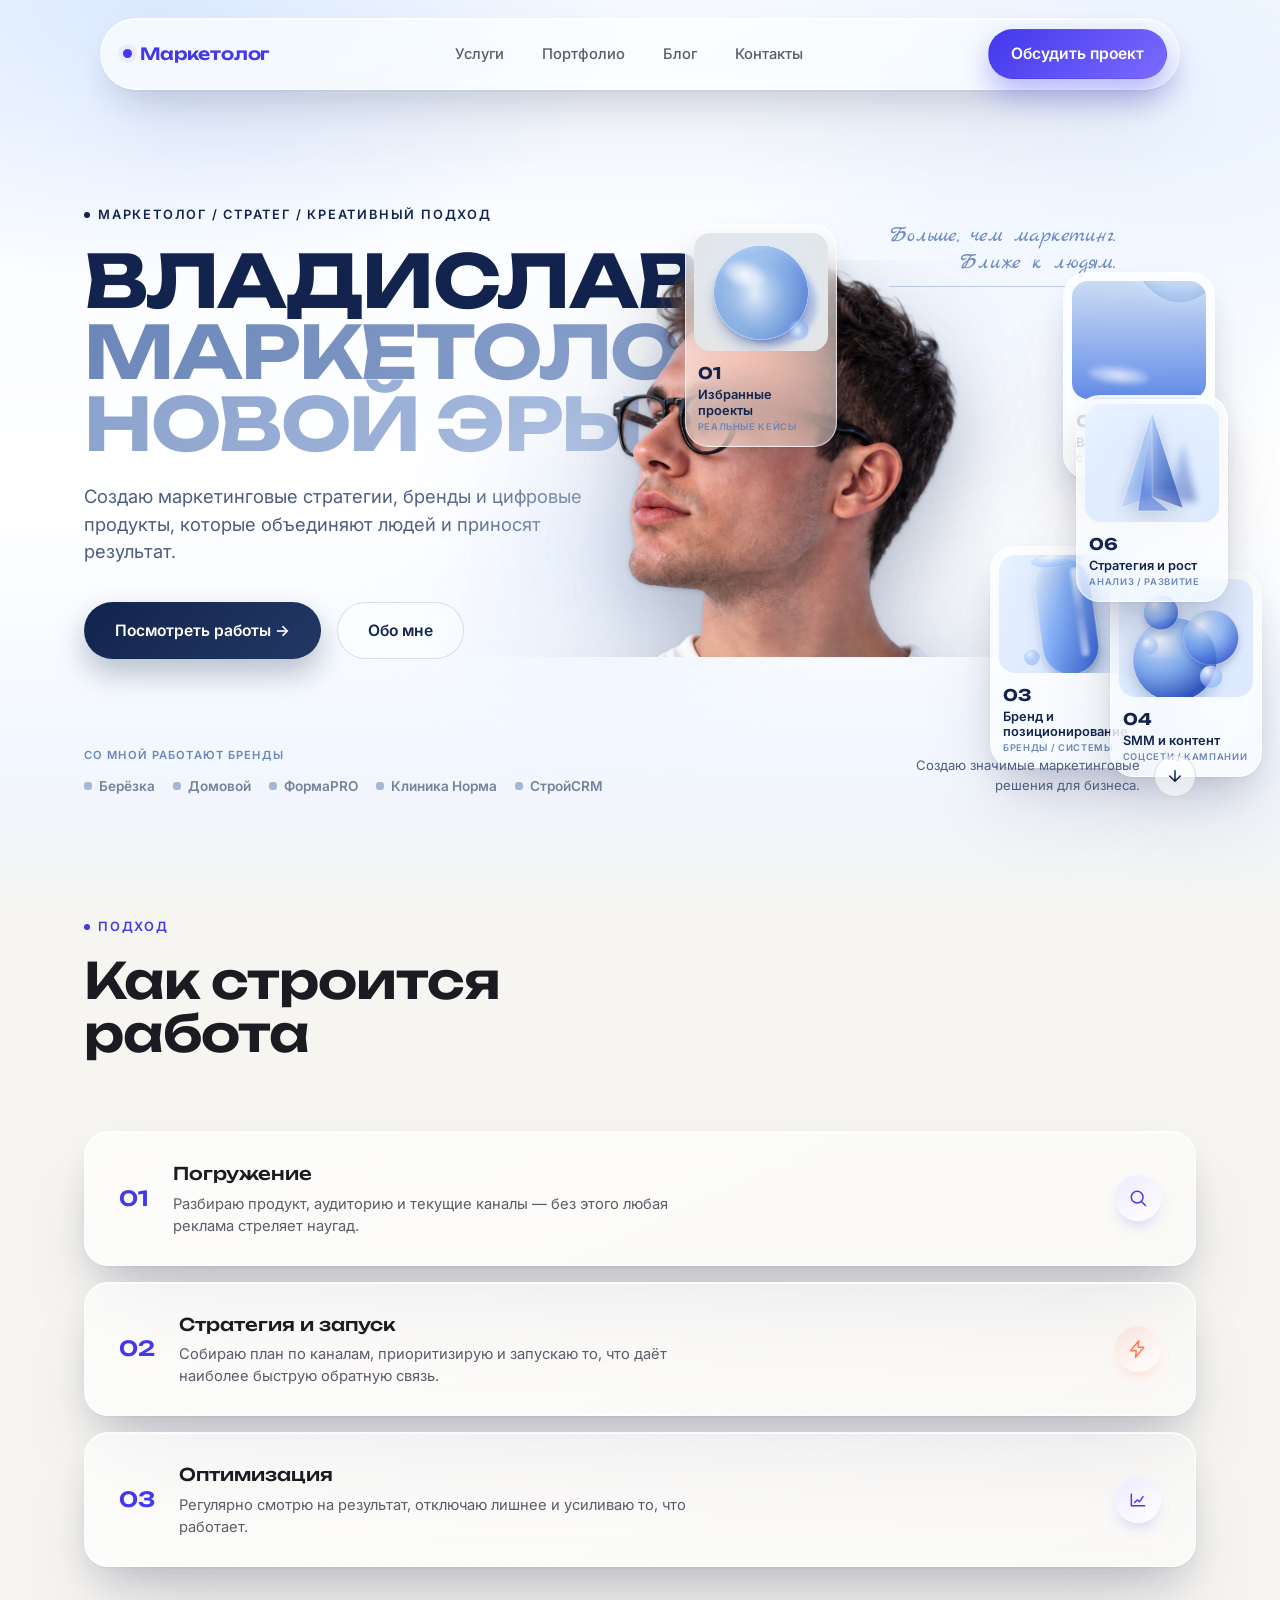
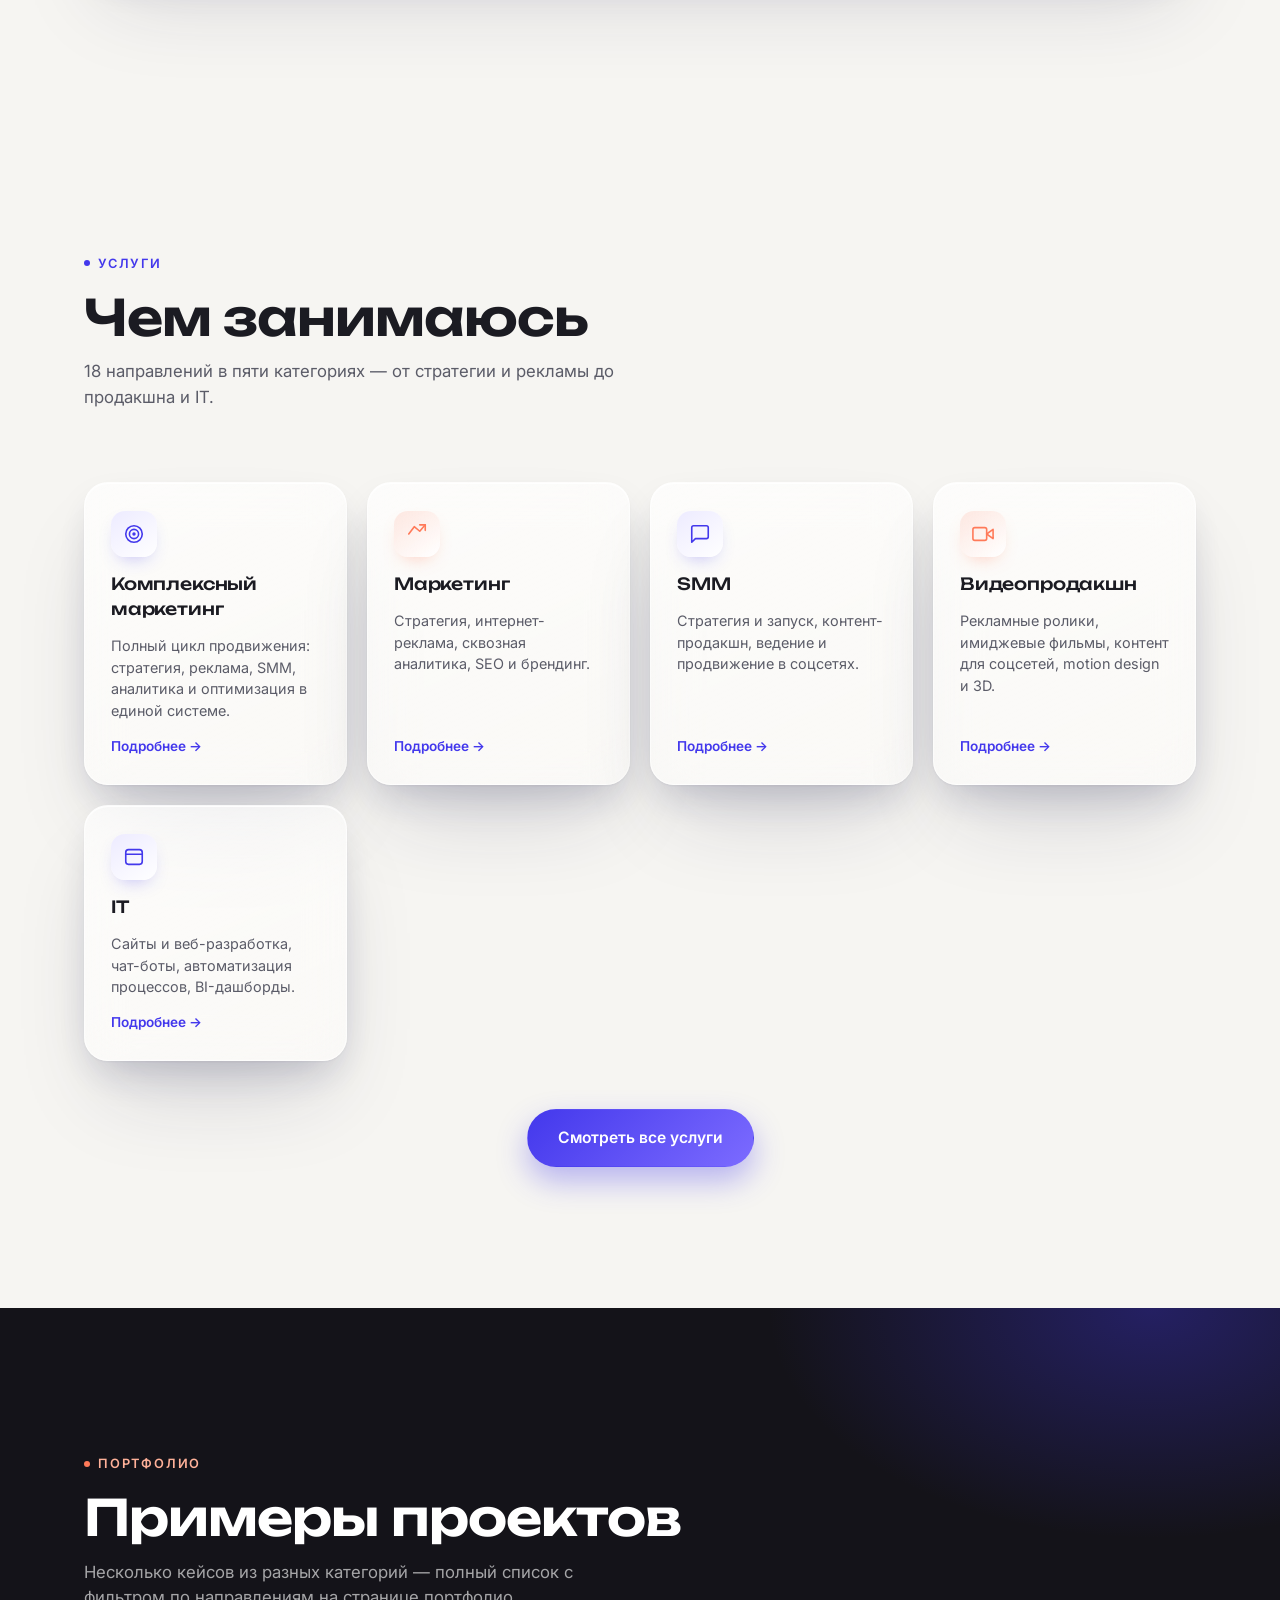
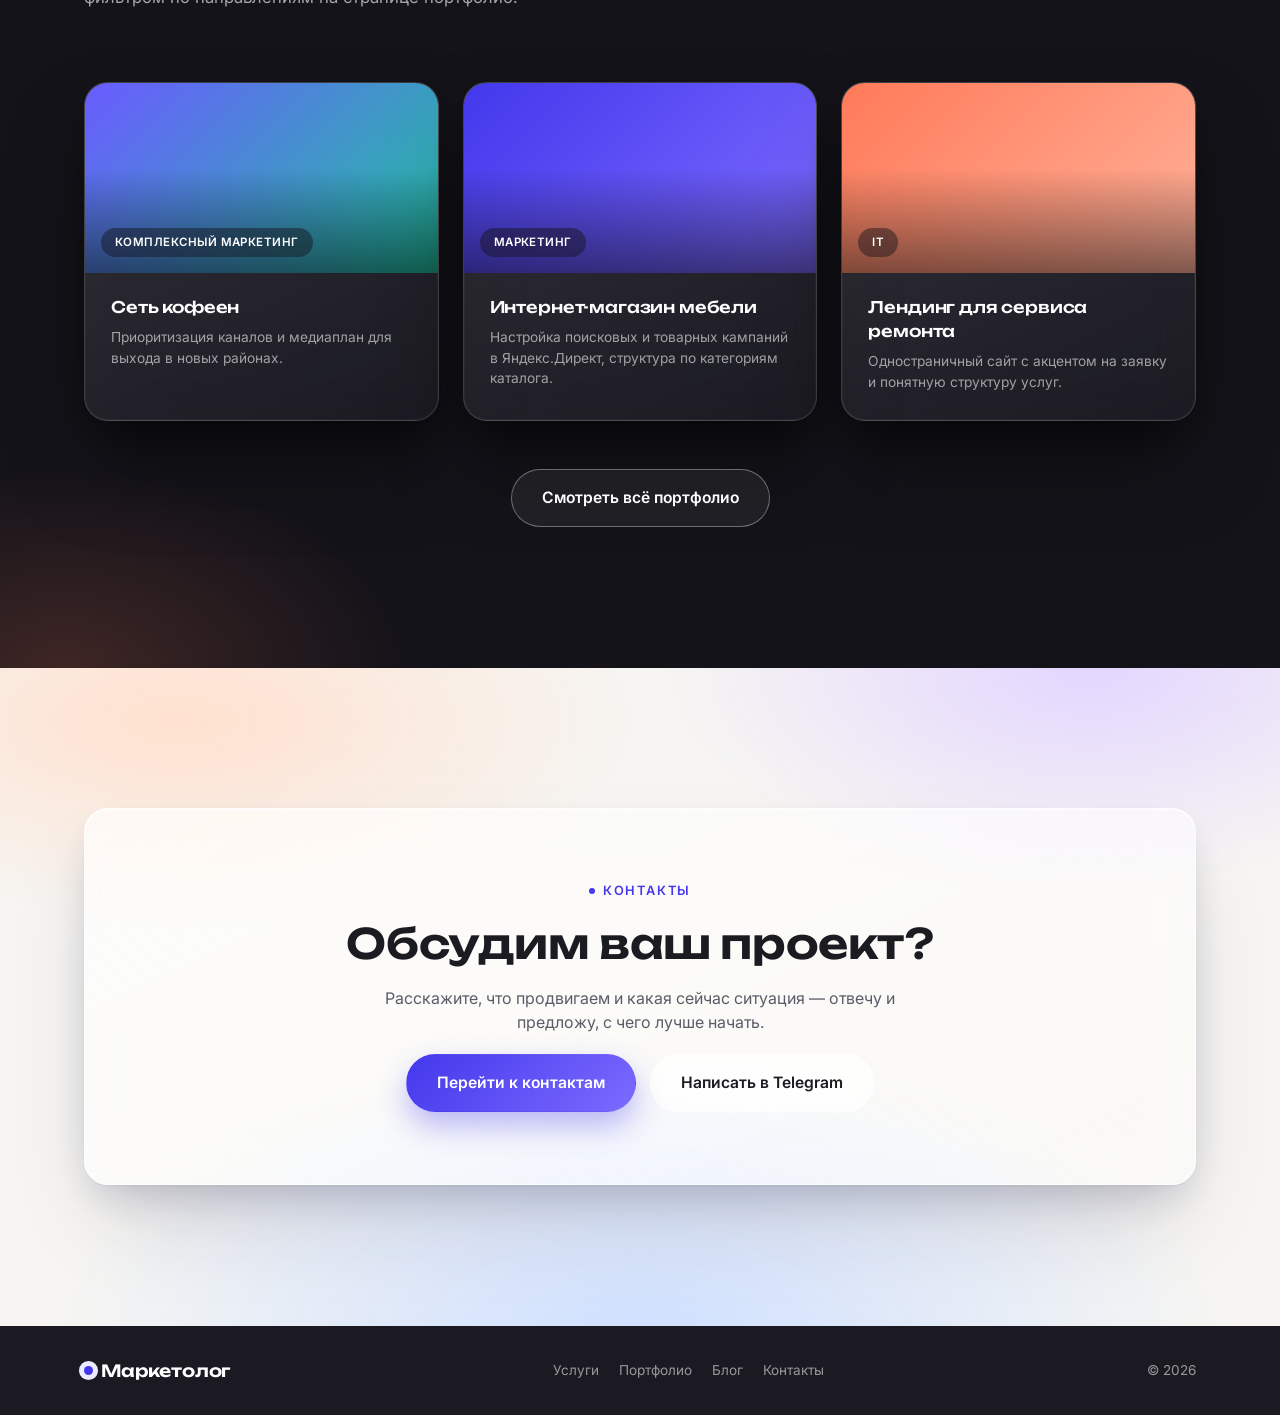
<file: index.html>
<!DOCTYPE html>
<html lang="ru">
<head>
<meta charset="UTF-8">
<meta name="viewport" content="width=device-width, initial-scale=1.0">
<title>Маркетолог — комплексный маркетинг, реклама, SMM, видео, IT</title>
<meta name="description" content="Портфолио маркетолога: комплексное маркетинговое сопровождение, реклама и SEO, SMM, видеопродакшн и IT-решения — веду полный цикл продвижения бизнеса.">
<link rel="preconnect" href="https://fonts.googleapis.com">
<link rel="preconnect" href="https://fonts.gstatic.com" crossorigin>
<link href="https://fonts.googleapis.com/css2?family=Unbounded:wght@500;600;700&family=Inter:wght@400;500;600;700&family=Marck+Script&display=swap" rel="stylesheet">
<link rel="stylesheet" href="css/styles.css">
</head>
<body>

<!-- ================= HEADER ================= -->
<header class="site-header" id="siteHeader">
  <nav class="nav-pill glass">
    <a href="index.html" class="logo" aria-current="page"><span class="logo-dot"></span>Маркетолог</a>
    <div class="nav-links">
      <a href="services.html">Услуги</a>
      <a href="portfolio.html">Портфолио</a>
      <a href="blog.html">Блог</a>
      <a href="contact.html">Контакты</a>
    </div>
    <a href="contact.html" class="btn btn-primary nav-cta">Обсудить проект</a>
    <button class="nav-toggle" id="navToggle" aria-label="Открыть меню">
      <span></span><span></span><span></span>
    </button>
  </nav>
  <div class="mobile-nav glass" id="mobileNav">
    <a href="services.html">Услуги</a>
    <a href="portfolio.html">Портфолио</a>
    <a href="blog.html">Блог</a>
    <a href="contact.html">Контакты</a>
    <a href="contact.html" class="btn btn-primary mobile-nav-cta">Обсудить проект</a>
  </div>
</header>

<!-- ================= HERO ================= -->
<section class="hero hero-icy" id="top">
  <div class="container hero-grid">
    <div class="hero-copy">
      <span class="eyebrow">Маркетолог / Стратег / Креативный подход</span>
      <h1 class="hero-title">Владислав<br><em>Маркетолог<br>новой эры</em></h1>
      <p class="hero-text">Создаю маркетинговые стратегии, бренды и цифровые продукты, которые объединяют людей и приносят результат.</p>
      <div class="hero-actions">
        <a href="portfolio.html" class="btn btn-primary">Посмотреть работы →</a>
        <a href="#approach" class="btn btn-glass">Обо мне</a>
      </div>
    </div>

    <div class="hero-photo-wrap" id="heroPhotoWrap">
      <span class="hero-script">Больше, чем маркетинг.<br>Ближе к людям.</span>

      <div class="hero-photo">
        <img src="images/specialist-3.png" alt="Специалист по digital-маркетингу" width="1271" height="1168">
      </div>

      <div class="hero-glass-card glass hgc-1">
        <div class="hgc-art"><img src="images/cards/card-01-projects.png" alt="" loading="lazy"></div>
        <div class="hgc-body">
          <span class="hgc-num">01</span>
          <span class="hgc-label">Избранные проекты</span>
          <span class="hgc-tag">Реальные кейсы</span>
        </div>
      </div>

      <div class="hero-glass-card glass hgc-2">
        <div class="hgc-art"><img src="images/cards/card-02-webmarketing.png" alt="" loading="lazy"></div>
        <div class="hgc-body">
          <span class="hgc-num">02</span>
          <span class="hgc-label">Веб-маркетинг</span>
          <span class="hgc-tag">Сайты / платформы</span>
        </div>
      </div>

      <div class="hero-glass-card glass hgc-3">
        <div class="hgc-art"><img src="images/cards/card-03-brand.svg" alt="" loading="lazy"></div>
        <div class="hgc-body">
          <span class="hgc-num">03</span>
          <span class="hgc-label">Бренд и позиционирование</span>
          <span class="hgc-tag">Бренды / системы</span>
        </div>
      </div>

      <div class="hero-glass-card glass hgc-4">
        <div class="hgc-art"><img src="images/cards/card-04-smm.svg" alt="" loading="lazy"></div>
        <div class="hgc-body">
          <span class="hgc-num">04</span>
          <span class="hgc-label">SMM и контент</span>
          <span class="hgc-tag">Соцсети / кампании</span>
        </div>
      </div>

      <div class="hero-glass-card glass hgc-5">
        <div class="hgc-art"><img src="images/cards/card-05-strategy.svg" alt="" loading="lazy"></div>
        <div class="hgc-body">
          <span class="hgc-num">06</span>
          <span class="hgc-label">Стратегия и рост</span>
          <span class="hgc-tag">Анализ / развитие</span>
        </div>
      </div>
    </div>
  </div>

  <div class="container hero-bottom-row">
    <div class="hero-brands">
      <span class="hero-brands-label">Со мной работают бренды</span>
      <div class="hero-brands-row">
        <span class="brand-chip"><i></i>Берёзка</span>
        <span class="brand-chip"><i></i>Домовой</span>
        <span class="brand-chip"><i></i>ФормаPRO</span>
        <span class="brand-chip"><i></i>Клиника Норма</span>
        <span class="brand-chip"><i></i>СтройCRM</span>
      </div>
    </div>
    <div class="hero-scroll">
      <span>Создаю значимые маркетинговые решения для бизнеса.</span>
      <a href="#approach" class="hero-scroll-btn" aria-label="Прокрутить вниз">
        <svg viewBox="0 0 24 24" fill="none" stroke="currentColor" stroke-width="2" stroke-linecap="round" stroke-linejoin="round"><path d="M12 5v14M5 12l7 7 7-7"/></svg>
      </a>
    </div>
  </div>
</section>

<!-- ================= APPROACH ================= -->
<section class="approach" id="approach">
  <div class="container">
    <div class="section-head reveal">
      <span class="eyebrow">Подход</span>
      <h2 class="section-title">Как строится работа</h2>
    </div>

    <div class="approach-list">
      <div class="approach-item glass reveal">
        <span class="approach-index">01</span>
        <div>
          <h3>Погружение</h3>
          <p>Разбираю продукт, аудиторию и текущие каналы — без этого любая реклама стреляет наугад.</p>
        </div>
        <span class="approach-icon">
          <svg viewBox="0 0 24 24" fill="none" stroke="currentColor" stroke-width="2" stroke-linecap="round" stroke-linejoin="round"><circle cx="11" cy="11" r="7"/><path d="M21 21l-4.3-4.3"/></svg>
        </span>
      </div>

      <div class="approach-item glass reveal">
        <span class="approach-index">02</span>
        <div>
          <h3>Стратегия и запуск</h3>
          <p>Собираю план по каналам, приоритизирую и запускаю то, что даёт наиболее быструю обратную связь.</p>
        </div>
        <span class="approach-icon">
          <svg viewBox="0 0 24 24" fill="none" stroke="currentColor" stroke-width="2" stroke-linecap="round" stroke-linejoin="round"><path d="M13 2L3 14h7l-1 8 10-12h-7l1-8z"/></svg>
        </span>
      </div>

      <div class="approach-item glass reveal">
        <span class="approach-index">03</span>
        <div>
          <h3>Оптимизация</h3>
          <p>Регулярно смотрю на результат, отключаю лишнее и усиливаю то, что работает.</p>
        </div>
        <span class="approach-icon">
          <svg viewBox="0 0 24 24" fill="none" stroke="currentColor" stroke-width="2" stroke-linecap="round" stroke-linejoin="round"><path d="M4 19V5m0 14h16M8 15l3-3 3 2 4-6"/></svg>
        </span>
      </div>
    </div>
  </div>
</section>

<!-- ================= SERVICES TEASER ================= -->
<section class="services-teaser" id="services-teaser">
  <div class="container">
    <div class="section-head reveal">
      <span class="eyebrow">Услуги</span>
      <h2 class="section-title">Чем занимаюсь</h2>
      <p class="section-lede">18 направлений в пяти категориях — от стратегии и рекламы до продакшна и IT.</p>
    </div>

    <div class="teaser-grid">
      <a href="services.html" class="teaser-card glass reveal">
        <span class="teaser-icon">
          <svg viewBox="0 0 24 24" fill="none" stroke="currentColor" stroke-width="2" stroke-linecap="round" stroke-linejoin="round"><circle cx="12" cy="12" r="9"/><circle cx="12" cy="12" r="5"/><circle cx="12" cy="12" r="1"/></svg>
        </span>
        <h3>Комплексный маркетинг</h3>
        <p>Полный цикл продвижения: стратегия, реклама, SMM, аналитика и оптимизация в единой системе.</p>
        <span class="teaser-more">Подробнее →</span>
      </a>

      <a href="services.html" class="teaser-card glass reveal">
        <span class="teaser-icon">
          <svg viewBox="0 0 24 24" fill="none" stroke="currentColor" stroke-width="2" stroke-linecap="round" stroke-linejoin="round"><path d="M3 12l6-8 6 5 6-7"/><path d="M15 2h6v6"/></svg>
        </span>
        <h3>Маркетинг</h3>
        <p>Стратегия, интернет-реклама, сквозная аналитика, SEO и брендинг.</p>
        <span class="teaser-more">Подробнее →</span>
      </a>

      <a href="services.html" class="teaser-card glass reveal">
        <span class="teaser-icon">
          <svg viewBox="0 0 24 24" fill="none" stroke="currentColor" stroke-width="2" stroke-linecap="round" stroke-linejoin="round"><path d="M21 15a2 2 0 0 1-2 2H7l-4 4V5a2 2 0 0 1 2-2h14a2 2 0 0 1 2 2z"/></svg>
        </span>
        <h3>SMM</h3>
        <p>Стратегия и запуск, контент-продакшн, ведение и продвижение в соцсетях.</p>
        <span class="teaser-more">Подробнее →</span>
      </a>

      <a href="services.html" class="teaser-card glass reveal">
        <span class="teaser-icon">
          <svg viewBox="0 0 24 24" fill="none" stroke="currentColor" stroke-width="2" stroke-linecap="round" stroke-linejoin="round"><path d="M23 7l-7 5 7 5V7z"/><rect x="1" y="5" width="15" height="14" rx="2"/></svg>
        </span>
        <h3>Видеопродакшн</h3>
        <p>Рекламные ролики, имиджевые фильмы, контент для соцсетей, motion design и 3D.</p>
        <span class="teaser-more">Подробнее →</span>
      </a>

      <a href="services.html" class="teaser-card glass reveal">
        <span class="teaser-icon">
          <svg viewBox="0 0 24 24" fill="none" stroke="currentColor" stroke-width="2" stroke-linecap="round" stroke-linejoin="round"><rect x="3" y="4" width="18" height="16" rx="3"/><path d="M3 9h18"/></svg>
        </span>
        <h3>IT</h3>
        <p>Сайты и веб-разработка, чат-боты, автоматизация процессов, BI-дашборды.</p>
        <span class="teaser-more">Подробнее →</span>
      </a>
    </div>

    <div class="section-cta reveal">
      <a href="services.html" class="btn btn-primary">Смотреть все услуги</a>
    </div>
  </div>
</section>

<!-- ================= PORTFOLIO TEASER ================= -->
<section class="portfolio portfolio-teaser" id="portfolio-teaser">
  <div class="container">
    <div class="section-head reveal">
      <span class="eyebrow on-dark">Портфолио</span>
      <h2 class="section-title">Примеры проектов</h2>
      <p class="section-lede">Несколько кейсов из разных категорий — полный список с фильтром по направлениям на странице портфолио.</p>
    </div>

    <div class="portfolio-grid reveal">
      <article class="case-card glass-dark">
        <div class="case-thumb thumb-5"><span class="case-tag">Комплексный маркетинг</span></div>
        <div class="case-body">
          <h3>Сеть кофеен</h3>
          <p>Приоритизация каналов и медиаплан для выхода в новых районах.</p>
        </div>
      </article>

      <article class="case-card glass-dark">
        <div class="case-thumb thumb-1"><span class="case-tag">Маркетинг</span></div>
        <div class="case-body">
          <h3>Интернет-магазин мебели</h3>
          <p>Настройка поисковых и товарных кампаний в Яндекс.Директ, структура по категориям каталога.</p>
        </div>
      </article>

      <article class="case-card glass-dark">
        <div class="case-thumb thumb-2"><span class="case-tag">IT</span></div>
        <div class="case-body">
          <h3>Лендинг для сервиса ремонта</h3>
          <p>Одностраничный сайт с акцентом на заявку и понятную структуру услуг.</p>
        </div>
      </article>
    </div>

    <div class="section-cta reveal">
      <a href="portfolio.html" class="btn btn-outline-light">Смотреть всё портфолио</a>
    </div>
  </div>
</section>

<!-- ================= CONTACT CTA ================= -->
<section class="cta-band atmo" id="cta">
  <div class="container">
    <div class="cta-panel glass reveal">
      <span class="eyebrow">Контакты</span>
      <h2>Обсудим ваш проект?</h2>
      <p>Расскажите, что продвигаем и какая сейчас ситуация — отвечу и предложу, с чего лучше начать.</p>
      <div class="cta-actions">
        <a href="contact.html" class="btn btn-primary">Перейти к контактам</a>
        <a href="https://t.me/vladpryanik" class="btn btn-glass">Написать в Telegram</a>
      </div>
    </div>
  </div>
</section>

<!-- ================= FOOTER ================= -->
<footer class="site-footer">
  <div class="container footer-row">
    <a href="index.html" class="logo"><span class="logo-dot"></span>Маркетолог</a>
    <div class="footer-links">
      <a href="services.html">Услуги</a>
      <a href="portfolio.html">Портфолио</a>
      <a href="blog.html">Блог</a>
      <a href="contact.html">Контакты</a>
    </div>
    <span>&copy; 2026</span>
  </div>
</footer>

<script src="js/main.js"></script>
</body>
</html>
</file>
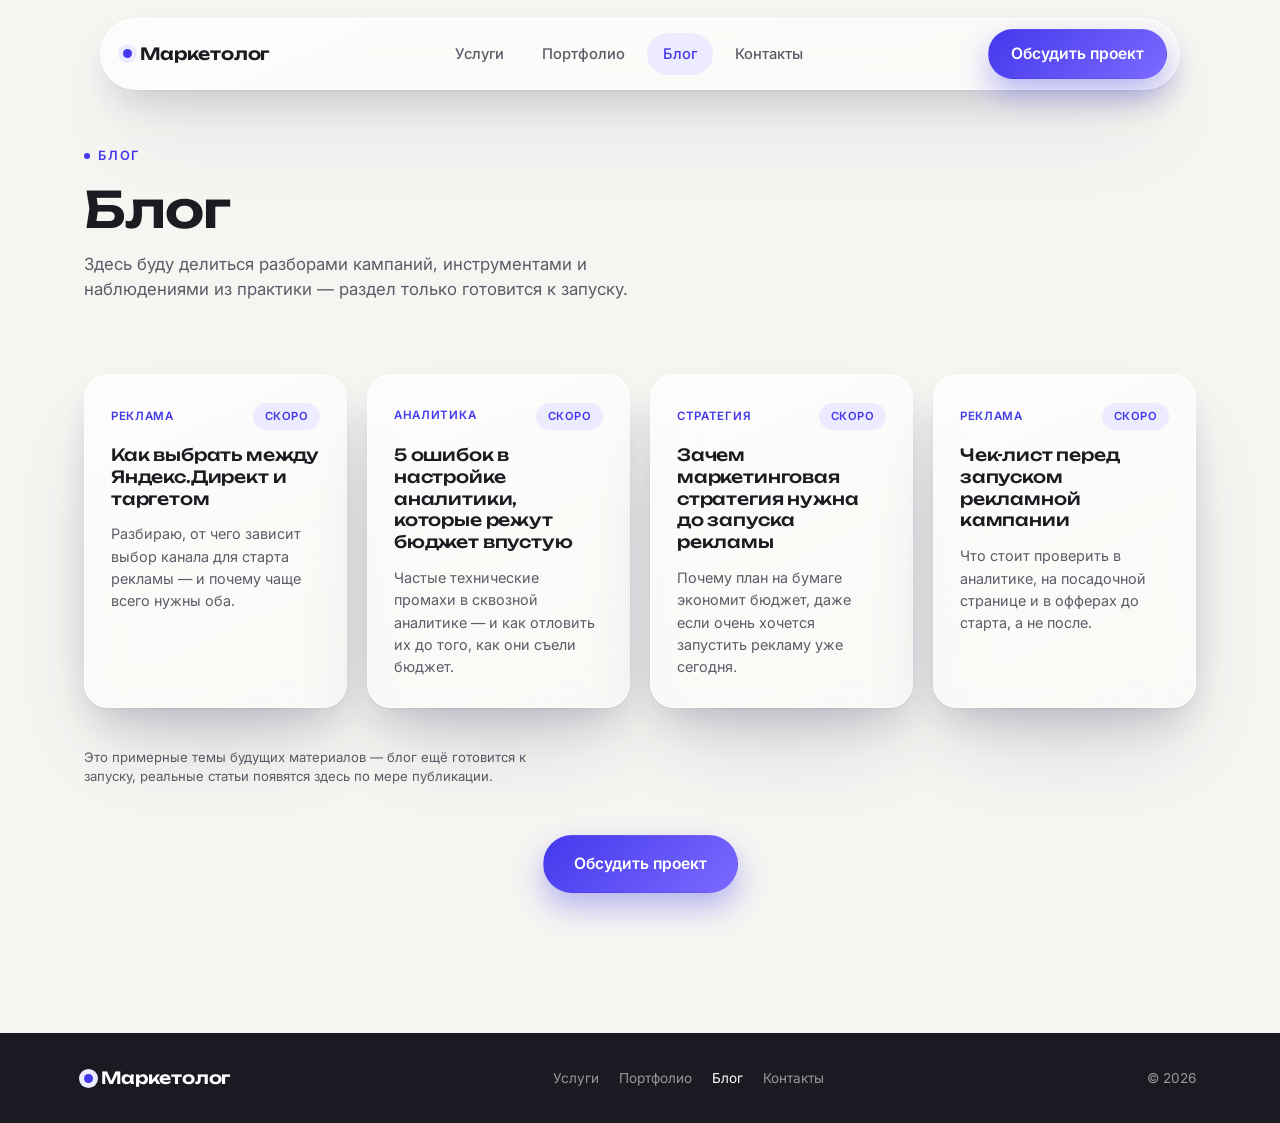
<file: blog.html>
<!DOCTYPE html>
<html lang="ru">
<head>
<meta charset="UTF-8">
<meta name="viewport" content="width=device-width, initial-scale=1.0">
<title>Блог — материалы о маркетинге, рекламе и аналитике | Маркетолог</title>
<meta name="description" content="Блог о digital-маркетинге: разборы кампаний, инструменты и наблюдения из практики. Раздел готовится к запуску.">
<link rel="preconnect" href="https://fonts.googleapis.com">
<link rel="preconnect" href="https://fonts.gstatic.com" crossorigin>
<link href="https://fonts.googleapis.com/css2?family=Unbounded:wght@500;600;700&family=Inter:wght@400;500;600;700&display=swap" rel="stylesheet">
<link rel="stylesheet" href="css/styles.css">
</head>
<body>

<!-- ================= HEADER ================= -->
<header class="site-header" id="siteHeader">
  <nav class="nav-pill glass">
    <a href="index.html" class="logo"><span class="logo-dot"></span>Маркетолог</a>
    <div class="nav-links">
      <a href="services.html">Услуги</a>
      <a href="portfolio.html">Портфолио</a>
      <a href="blog.html" aria-current="page">Блог</a>
      <a href="contact.html">Контакты</a>
    </div>
    <a href="contact.html" class="btn btn-primary nav-cta">Обсудить проект</a>
    <button class="nav-toggle" id="navToggle" aria-label="Открыть меню">
      <span></span><span></span><span></span>
    </button>
  </nav>
  <div class="mobile-nav glass" id="mobileNav">
    <a href="services.html">Услуги</a>
    <a href="portfolio.html">Портфолио</a>
    <a href="blog.html" aria-current="page">Блог</a>
    <a href="contact.html">Контакты</a>
    <a href="contact.html" class="btn btn-primary mobile-nav-cta">Обсудить проект</a>
  </div>
</header>

<!-- ================= BLOG ================= -->
<section class="blog page-top" id="blog">
  <div class="container">
    <div class="section-head reveal">
      <span class="eyebrow">Блог</span>
      <h2 class="section-title">Блог</h2>
      <p class="section-lede">Здесь буду делиться разборами кампаний, инструментами и наблюдениями из практики — раздел только готовится к запуску.</p>
    </div>

    <div class="blog-grid reveal">
      <article class="blog-card glass">
        <div class="blog-card-top">
          <span class="blog-card-cat">Реклама</span>
          <span class="blog-card-soon">Скоро</span>
        </div>
        <h3>Как выбрать между Яндекс.Директ и таргетом</h3>
        <p>Разбираю, от чего зависит выбор канала для старта рекламы — и почему чаще всего нужны оба.</p>
      </article>

      <article class="blog-card glass">
        <div class="blog-card-top">
          <span class="blog-card-cat">Аналитика</span>
          <span class="blog-card-soon">Скоро</span>
        </div>
        <h3>5 ошибок в настройке аналитики, которые режут бюджет впустую</h3>
        <p>Частые технические промахи в сквозной аналитике — и как отловить их до того, как они съели бюджет.</p>
      </article>

      <article class="blog-card glass">
        <div class="blog-card-top">
          <span class="blog-card-cat">Стратегия</span>
          <span class="blog-card-soon">Скоро</span>
        </div>
        <h3>Зачем маркетинговая стратегия нужна до запуска рекламы</h3>
        <p>Почему план на бумаге экономит бюджет, даже если очень хочется запустить рекламу уже сегодня.</p>
      </article>

      <article class="blog-card glass">
        <div class="blog-card-top">
          <span class="blog-card-cat">Реклама</span>
          <span class="blog-card-soon">Скоро</span>
        </div>
        <h3>Чек-лист перед запуском рекламной кампании</h3>
        <p>Что стоит проверить в аналитике, на посадочной странице и в офферах до старта, а не после.</p>
      </article>
    </div>

    <p class="blog-note">Это примерные темы будущих материалов — блог ещё готовится к запуску, реальные статьи появятся здесь по мере публикации.</p>

    <div class="section-cta reveal" style="margin-top: clamp(32px, 5vw, 48px);">
      <a href="contact.html" class="btn btn-primary">Обсудить проект</a>
    </div>
  </div>
</section>

<!-- ================= FOOTER ================= -->
<footer class="site-footer">
  <div class="container footer-row">
    <a href="index.html" class="logo"><span class="logo-dot"></span>Маркетолог</a>
    <div class="footer-links">
      <a href="services.html">Услуги</a>
      <a href="portfolio.html">Портфолио</a>
      <a href="blog.html" aria-current="page">Блог</a>
      <a href="contact.html">Контакты</a>
    </div>
    <span>&copy; 2026</span>
  </div>
</footer>

<script src="js/main.js"></script>
</body>
</html>
</file>
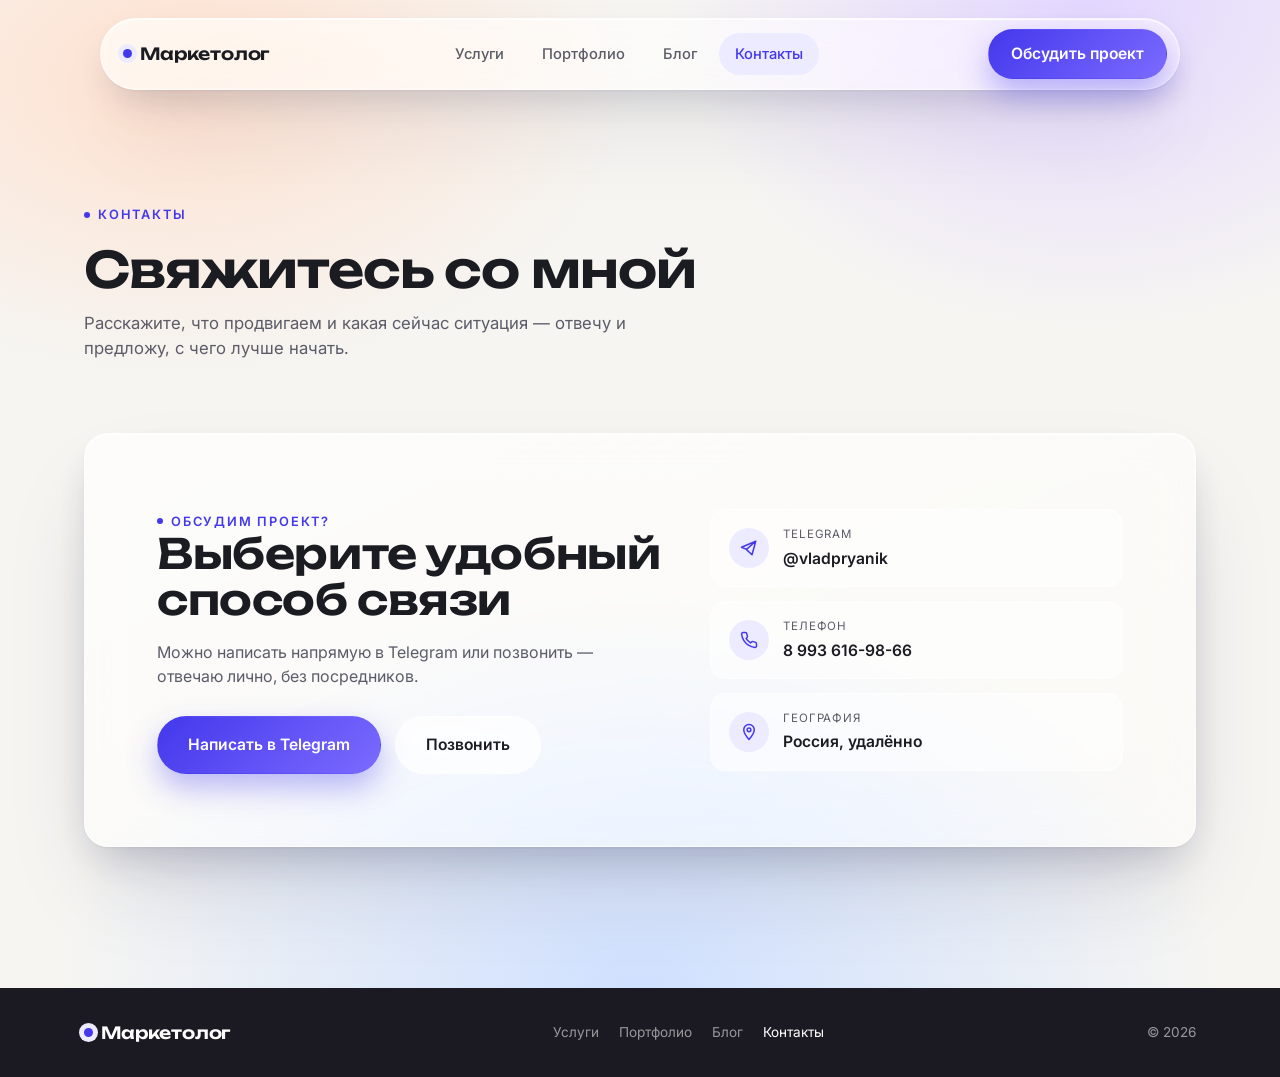
<file: contact.html>
<!DOCTYPE html>
<html lang="ru">
<head>
<meta charset="UTF-8">
<meta name="viewport" content="width=device-width, initial-scale=1.0">
<title>Контакты — обсудить проект | Маркетолог</title>
<meta name="description" content="Свяжитесь для обсуждения проекта: Telegram и почта. Работаю по России, удалённо.">
<link rel="preconnect" href="https://fonts.googleapis.com">
<link rel="preconnect" href="https://fonts.gstatic.com" crossorigin>
<link href="https://fonts.googleapis.com/css2?family=Unbounded:wght@500;600;700&family=Inter:wght@400;500;600;700&display=swap" rel="stylesheet">
<link rel="stylesheet" href="css/styles.css">
</head>
<body>

<!-- ================= HEADER ================= -->
<header class="site-header" id="siteHeader">
  <nav class="nav-pill glass">
    <a href="index.html" class="logo"><span class="logo-dot"></span>Маркетолог</a>
    <div class="nav-links">
      <a href="services.html">Услуги</a>
      <a href="portfolio.html">Портфолио</a>
      <a href="blog.html">Блог</a>
      <a href="contact.html" aria-current="page">Контакты</a>
    </div>
    <a href="contact.html" class="btn btn-primary nav-cta">Обсудить проект</a>
    <button class="nav-toggle" id="navToggle" aria-label="Открыть меню">
      <span></span><span></span><span></span>
    </button>
  </nav>
  <div class="mobile-nav glass" id="mobileNav">
    <a href="services.html">Услуги</a>
    <a href="portfolio.html">Портфолио</a>
    <a href="blog.html">Блог</a>
    <a href="contact.html" aria-current="page">Контакты</a>
    <a href="contact.html" class="btn btn-primary mobile-nav-cta">Обсудить проект</a>
  </div>
</header>

<!-- ================= CONTACT ================= -->
<section class="contact atmo page-top" id="contact">
  <div class="container">
    <div class="section-head reveal">
      <span class="eyebrow">Контакты</span>
      <h2 class="section-title">Свяжитесь со мной</h2>
      <p class="section-lede">Расскажите, что продвигаем и какая сейчас ситуация — отвечу и предложу, с чего лучше начать.</p>
    </div>

    <div class="contact-card glass reveal">
      <div class="contact-copy">
        <span class="eyebrow">Обсудим проект?</span>
        <h2 class="contact-title">Выберите удобный способ связи</h2>
        <p>Можно написать напрямую в Telegram или позвонить — отвечаю лично, без посредников.</p>
        <div class="contact-actions">
          <a href="https://t.me/vladpryanik" class="btn btn-primary">Написать в Telegram</a>
          <a href="tel:+79936169866" class="btn btn-glass">Позвонить</a>
        </div>
      </div>

      <div class="contact-links">
        <a href="https://t.me/vladpryanik" class="contact-link">
          <span class="cl-icon">
            <svg viewBox="0 0 24 24" fill="none" stroke="currentColor" stroke-width="2" stroke-linecap="round" stroke-linejoin="round"><path d="M21 3L2 11l6 2.5M21 3l-5 18-8-7.5M21 3L9 13.5"/></svg>
          </span>
          <span><span class="cl-label">Telegram</span><span class="cl-value">@vladpryanik</span></span>
        </a>
        <a href="tel:+79936169866" class="contact-link">
          <span class="cl-icon">
            <svg viewBox="0 0 24 24" fill="none" stroke="currentColor" stroke-width="2" stroke-linecap="round" stroke-linejoin="round"><path d="M22 16.92v3a2 2 0 0 1-2.18 2 19.79 19.79 0 0 1-8.63-3.07 19.5 19.5 0 0 1-6-6 19.79 19.79 0 0 1-3.07-8.67A2 2 0 0 1 4.11 2h3a2 2 0 0 1 2 1.72c.127.96.361 1.903.7 2.81a2 2 0 0 1-.45 2.11L8.09 9.91a16 16 0 0 0 6 6l1.27-1.27a2 2 0 0 1 2.11-.45c.907.339 1.85.573 2.81.7A2 2 0 0 1 22 16.92z"/></svg>
          </span>
          <span><span class="cl-label">Телефон</span><span class="cl-value">8 993 616-98-66</span></span>
        </a>
        <div class="contact-link" style="cursor:default;">
          <span class="cl-icon">
            <svg viewBox="0 0 24 24" fill="none" stroke="currentColor" stroke-width="2" stroke-linecap="round" stroke-linejoin="round"><path d="M12 2a7 7 0 0 0-7 7c0 5 7 13 7 13s7-8 7-13a7 7 0 0 0-7-7z"/><circle cx="12" cy="9" r="2.5"/></svg>
          </span>
          <span><span class="cl-label">География</span><span class="cl-value">Россия, удалённо</span></span>
        </div>
      </div>
    </div>
  </div>
</section>

<!-- ================= FOOTER ================= -->
<footer class="site-footer">
  <div class="container footer-row">
    <a href="index.html" class="logo"><span class="logo-dot"></span>Маркетолог</a>
    <div class="footer-links">
      <a href="services.html">Услуги</a>
      <a href="portfolio.html">Портфолио</a>
      <a href="blog.html">Блог</a>
      <a href="contact.html" aria-current="page">Контакты</a>
    </div>
    <span>&copy; 2026</span>
  </div>
</footer>

<script src="js/main.js"></script>
</body>
</html>
</file>
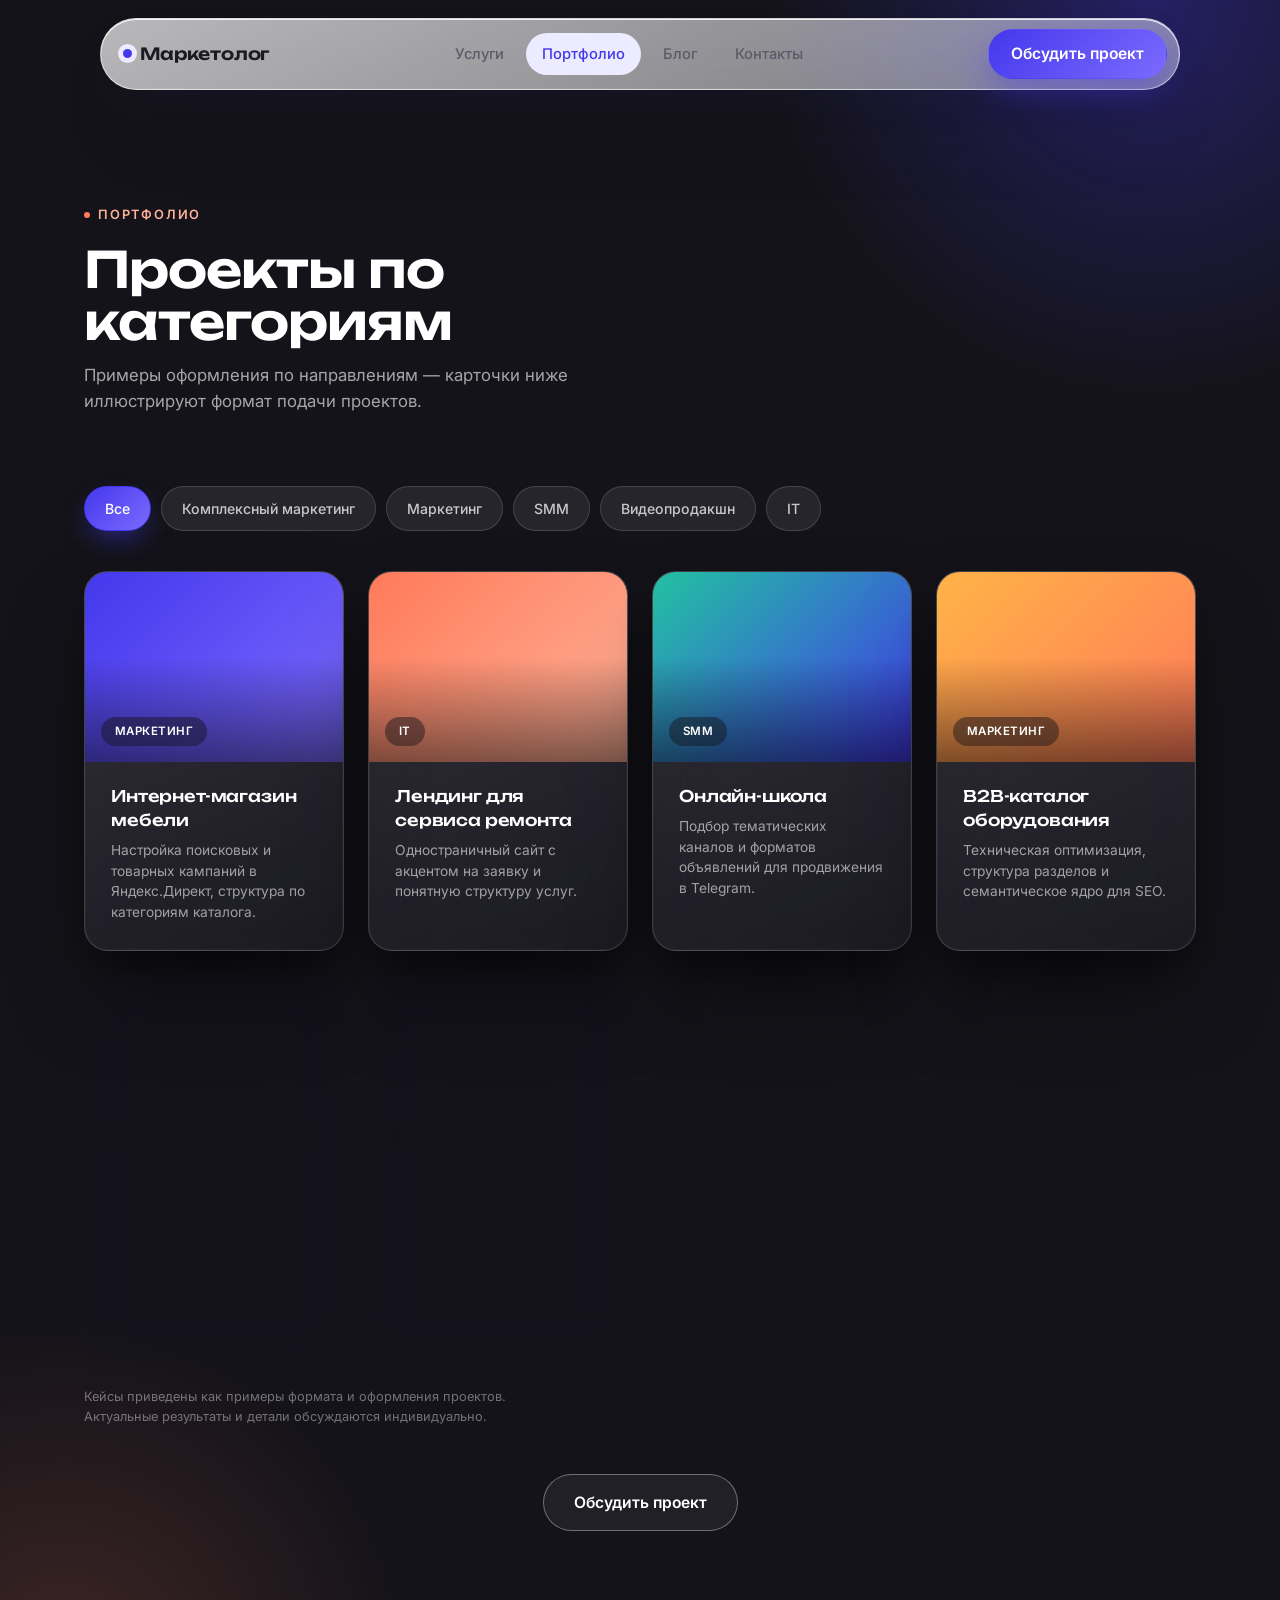
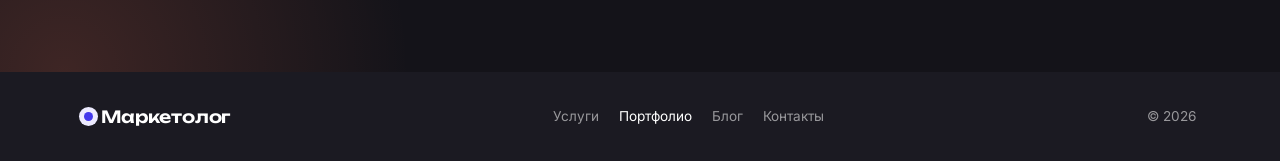
<file: portfolio.html>
<!DOCTYPE html>
<html lang="ru">
<head>
<meta charset="UTF-8">
<meta name="viewport" content="width=device-width, initial-scale=1.0">
<title>Портфолио — примеры проектов по маркетингу, SMM, видео и IT | Маркетолог</title>
<meta name="description" content="Примеры проектов по категориям: комплексный маркетинг, реклама, SMM, видеопродакшн и IT — формат подачи кейсов продвижения бизнеса.">
<link rel="preconnect" href="https://fonts.googleapis.com">
<link rel="preconnect" href="https://fonts.gstatic.com" crossorigin>
<link href="https://fonts.googleapis.com/css2?family=Unbounded:wght@500;600;700&family=Inter:wght@400;500;600;700&display=swap" rel="stylesheet">
<link rel="stylesheet" href="css/styles.css">
</head>
<body>

<!-- ================= HEADER ================= -->
<header class="site-header" id="siteHeader">
  <nav class="nav-pill glass">
    <a href="index.html" class="logo"><span class="logo-dot"></span>Маркетолог</a>
    <div class="nav-links">
      <a href="services.html">Услуги</a>
      <a href="portfolio.html" aria-current="page">Портфолио</a>
      <a href="blog.html">Блог</a>
      <a href="contact.html">Контакты</a>
    </div>
    <a href="contact.html" class="btn btn-primary nav-cta">Обсудить проект</a>
    <button class="nav-toggle" id="navToggle" aria-label="Открыть меню">
      <span></span><span></span><span></span>
    </button>
  </nav>
  <div class="mobile-nav glass" id="mobileNav">
    <a href="services.html">Услуги</a>
    <a href="portfolio.html" aria-current="page">Портфолио</a>
    <a href="blog.html">Блог</a>
    <a href="contact.html">Контакты</a>
    <a href="contact.html" class="btn btn-primary mobile-nav-cta">Обсудить проект</a>
  </div>
</header>

<!-- ================= PORTFOLIO ================= -->
<section class="portfolio page-top" id="portfolio">
  <div class="container">
    <div class="section-head reveal">
      <span class="eyebrow on-dark">Портфолио</span>
      <h2 class="section-title">Проекты по категориям</h2>
      <p class="section-lede">Примеры оформления по направлениям — карточки ниже иллюстрируют формат подачи проектов.</p>
    </div>

    <div class="portfolio-tabs" id="portfolioTabs">
      <button class="tab-btn active" data-filter="all">Все</button>
      <button class="tab-btn" data-filter="complex">Комплексный маркетинг</button>
      <button class="tab-btn" data-filter="marketing">Маркетинг</button>
      <button class="tab-btn" data-filter="smm">SMM</button>
      <button class="tab-btn" data-filter="video">Видеопродакшн</button>
      <button class="tab-btn" data-filter="it">IT</button>
    </div>

    <div class="portfolio-grid" id="portfolioGrid">
      <article class="case-card glass-dark" data-category="marketing">
        <div class="case-thumb thumb-1"><span class="case-tag">Маркетинг</span></div>
        <div class="case-body">
          <h3>Интернет-магазин мебели</h3>
          <p>Настройка поисковых и товарных кампаний в Яндекс.Директ, структура по категориям каталога.</p>
        </div>
      </article>

      <article class="case-card glass-dark" data-category="it">
        <div class="case-thumb thumb-2"><span class="case-tag">IT</span></div>
        <div class="case-body">
          <h3>Лендинг для сервиса ремонта</h3>
          <p>Одностраничный сайт с акцентом на заявку и понятную структуру услуг.</p>
        </div>
      </article>

      <article class="case-card glass-dark" data-category="smm">
        <div class="case-thumb thumb-3"><span class="case-tag">SMM</span></div>
        <div class="case-body">
          <h3>Онлайн-школа</h3>
          <p>Подбор тематических каналов и форматов объявлений для продвижения в Telegram.</p>
        </div>
      </article>

      <article class="case-card glass-dark" data-category="marketing">
        <div class="case-thumb thumb-4"><span class="case-tag">Маркетинг</span></div>
        <div class="case-body">
          <h3>B2B-каталог оборудования</h3>
          <p>Техническая оптимизация, структура разделов и семантическое ядро для SEO.</p>
        </div>
      </article>

      <article class="case-card glass-dark" data-category="complex">
        <div class="case-thumb thumb-5"><span class="case-tag">Комплексный маркетинг</span></div>
        <div class="case-body">
          <h3>Сеть кофеен</h3>
          <p>Приоритизация каналов и медиаплан для выхода в новых районах.</p>
        </div>
      </article>

      <article class="case-card glass-dark" data-category="marketing">
        <div class="case-thumb thumb-6"><span class="case-tag">Маркетинг</span></div>
        <div class="case-body">
          <h3>Клиника эстетической медицины</h3>
          <p>РСЯ и ретаргетинг с учётом сезонности спроса на процедуры.</p>
        </div>
      </article>
    </div>

    <p class="portfolio-empty" id="portfolioEmpty" hidden>Кейсы этой категории пока готовятся — здесь появятся примеры по мере новых проектов. А пока загляните в другие категории.</p>

    <p class="case-note">Кейсы приведены как примеры формата и оформления проектов. Актуальные результаты и детали обсуждаются индивидуально.</p>

    <div class="section-cta reveal" style="margin-top: clamp(32px, 5vw, 48px);">
      <a href="contact.html" class="btn btn-outline-light">Обсудить проект</a>
    </div>
  </div>
</section>

<!-- ================= FOOTER ================= -->
<footer class="site-footer">
  <div class="container footer-row">
    <a href="index.html" class="logo"><span class="logo-dot"></span>Маркетолог</a>
    <div class="footer-links">
      <a href="services.html">Услуги</a>
      <a href="portfolio.html" aria-current="page">Портфолио</a>
      <a href="blog.html">Блог</a>
      <a href="contact.html">Контакты</a>
    </div>
    <span>&copy; 2026</span>
  </div>
</footer>

<script src="js/main.js"></script>
</body>
</html>
</file>
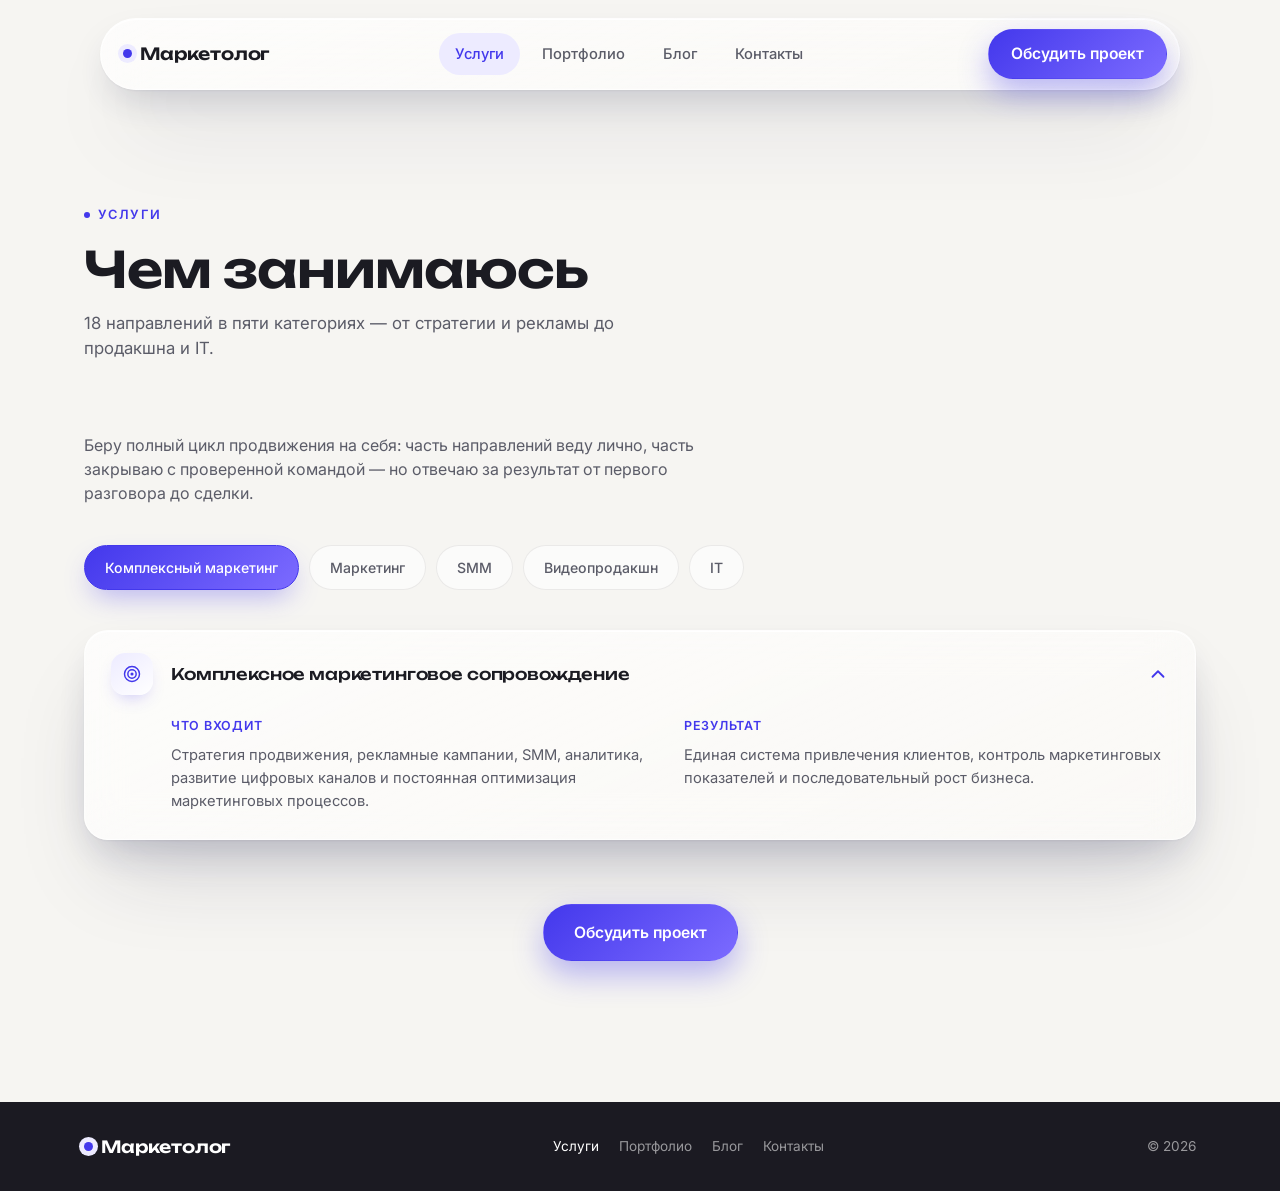
<file: services.html>
<!DOCTYPE html>
<html lang="ru">
<head>
<meta charset="UTF-8">
<meta name="viewport" content="width=device-width, initial-scale=1.0">
<title>Услуги — комплексный маркетинг, реклама, SMM, видео, IT | Маркетолог</title>
<meta name="description" content="18 услуг в пяти категориях: комплексное маркетинговое сопровождение, реклама и SEO, SMM, видеопродакшн и IT-решения для продвижения бизнеса.">
<link rel="preconnect" href="https://fonts.googleapis.com">
<link rel="preconnect" href="https://fonts.gstatic.com" crossorigin>
<link href="https://fonts.googleapis.com/css2?family=Unbounded:wght@500;600;700&family=Inter:wght@400;500;600;700&display=swap" rel="stylesheet">
<link rel="stylesheet" href="css/styles.css">
</head>
<body>

<!-- ================= HEADER ================= -->
<header class="site-header" id="siteHeader">
  <nav class="nav-pill glass">
    <a href="index.html" class="logo"><span class="logo-dot"></span>Маркетолог</a>
    <div class="nav-links">
      <a href="services.html" aria-current="page">Услуги</a>
      <a href="portfolio.html">Портфолио</a>
      <a href="blog.html">Блог</a>
      <a href="contact.html">Контакты</a>
    </div>
    <a href="contact.html" class="btn btn-primary nav-cta">Обсудить проект</a>
    <button class="nav-toggle" id="navToggle" aria-label="Открыть меню">
      <span></span><span></span><span></span>
    </button>
  </nav>
  <div class="mobile-nav glass" id="mobileNav">
    <a href="services.html" aria-current="page">Услуги</a>
    <a href="portfolio.html">Портфолио</a>
    <a href="blog.html">Блог</a>
    <a href="contact.html">Контакты</a>
    <a href="contact.html" class="btn btn-primary mobile-nav-cta">Обсудить проект</a>
  </div>
</header>

<!-- ================= SERVICES ================= -->
<section class="services page-top" id="services">
  <div class="container">
    <div class="section-head reveal">
      <span class="eyebrow">Услуги</span>
      <h2 class="section-title">Чем занимаюсь</h2>
      <p class="section-lede">18 направлений в пяти категориях — от стратегии и рекламы до продакшна и IT.</p>
    </div>

    <p class="services-bridge reveal">Беру полный цикл продвижения на себя: часть направлений веду лично, часть закрываю с проверенной командой — но отвечаю за результат от первого разговора до сделки.</p>

    <div class="services-tabs reveal" id="servicesTabs">
      <button class="svc-tab active" data-cat="complex">Комплексный маркетинг</button>
      <button class="svc-tab" data-cat="marketing">Маркетинг</button>
      <button class="svc-tab" data-cat="smm">SMM</button>
      <button class="svc-tab" data-cat="video">Видеопродакшн</button>
      <button class="svc-tab" data-cat="it">IT</button>
    </div>

    <div class="services-list reveal" id="servicesList">

      <!-- Комплексный маркетинг -->
      <div class="service-row glass open" data-cat="complex">
        <button class="service-row-head" aria-expanded="true">
          <span class="service-row-icon"><svg viewBox="0 0 24 24" fill="none" stroke="currentColor" stroke-width="2" stroke-linecap="round" stroke-linejoin="round"><circle cx="12" cy="12" r="9"/><circle cx="12" cy="12" r="5"/><circle cx="12" cy="12" r="1"/></svg></span>
          <span class="service-row-title">Комплексное маркетинговое сопровождение</span>
          <span class="service-row-chevron"><svg viewBox="0 0 24 24" fill="none" stroke="currentColor" stroke-width="2" stroke-linecap="round" stroke-linejoin="round"><path d="M6 9l6 6 6-6"/></svg></span>
        </button>
        <div class="service-row-body">
          <div class="service-row-body-inner">
            <div class="service-row-col"><h4>Что входит</h4><p>Стратегия продвижения, рекламные кампании, SMM, аналитика, развитие цифровых каналов и постоянная оптимизация маркетинговых процессов.</p></div>
            <div class="service-row-col"><h4>Результат</h4><p>Единая система привлечения клиентов, контроль маркетинговых показателей и последовательный рост бизнеса.</p></div>
          </div>
        </div>
      </div>

      <!-- Маркетинг -->
      <div class="service-row glass" data-cat="marketing" hidden>
        <button class="service-row-head" aria-expanded="false">
          <span class="service-row-icon"><svg viewBox="0 0 24 24" fill="none" stroke="currentColor" stroke-width="2" stroke-linecap="round" stroke-linejoin="round"><path d="M3 12l6-8 6 5 6-7"/><path d="M15 2h6v6"/></svg></span>
          <span class="service-row-title">Маркетинговая стратегия</span>
          <span class="service-row-chevron"><svg viewBox="0 0 24 24" fill="none" stroke="currentColor" stroke-width="2" stroke-linecap="round" stroke-linejoin="round"><path d="M6 9l6 6 6-6"/></svg></span>
        </button>
        <div class="service-row-body">
          <div class="service-row-body-inner">
            <div class="service-row-col"><h4>Что входит</h4><p>Анализ рынка и конкурентов, исследование целевой аудитории, позиционирование, разработка стратегии продвижения и плана развития.</p></div>
            <div class="service-row-col"><h4>Результат</h4><p>Чёткое понимание направления развития и последовательный план маркетинговых действий.</p></div>
          </div>
        </div>
      </div>

      <div class="service-row glass" data-cat="marketing" hidden>
        <button class="service-row-head" aria-expanded="false">
          <span class="service-row-icon"><svg viewBox="0 0 24 24" fill="none" stroke="currentColor" stroke-width="2" stroke-linecap="round" stroke-linejoin="round"><path d="M13 2L3 14h7l-1 8 10-12h-7l1-8z"/></svg></span>
          <span class="service-row-title">Интернет-реклама и performance-маркетинг</span>
          <span class="service-row-chevron"><svg viewBox="0 0 24 24" fill="none" stroke="currentColor" stroke-width="2" stroke-linecap="round" stroke-linejoin="round"><path d="M6 9l6 6 6-6"/></svg></span>
        </button>
        <div class="service-row-body">
          <div class="service-row-body-inner">
            <div class="service-row-col"><h4>Что входит</h4><p>Яндекс Директ, Google Ads, VK Ads, Telegram Ads, TikTok Ads, медиапланирование, запуск и оптимизация рекламных кампаний.</p></div>
            <div class="service-row-col"><h4>Результат</h4><p>Привлечение целевой аудитории и эффективное управление рекламным бюджетом.</p></div>
          </div>
        </div>
      </div>

      <div class="service-row glass" data-cat="marketing" hidden>
        <button class="service-row-head" aria-expanded="false">
          <span class="service-row-icon"><svg viewBox="0 0 24 24" fill="none" stroke="currentColor" stroke-width="2" stroke-linecap="round" stroke-linejoin="round"><path d="M4 19V5m0 14h16M8 15l3-3 3 2 4-6"/></svg></span>
          <span class="service-row-title">Сквозная аналитика и эффективность маркетинга</span>
          <span class="service-row-chevron"><svg viewBox="0 0 24 24" fill="none" stroke="currentColor" stroke-width="2" stroke-linecap="round" stroke-linejoin="round"><path d="M6 9l6 6 6-6"/></svg></span>
        </button>
        <div class="service-row-body">
          <div class="service-row-body-inner">
            <div class="service-row-col"><h4>Что входит</h4><p>Настройка аналитики, интеграция рекламных каналов и CRM, контроль ключевых показателей, отчёты и анализ эффективности.</p></div>
            <div class="service-row-col"><h4>Результат</h4><p>Понимание, какие каналы приносят клиентов и куда направлять маркетинговые инвестиции.</p></div>
          </div>
        </div>
      </div>

      <div class="service-row glass" data-cat="marketing" hidden>
        <button class="service-row-head" aria-expanded="false">
          <span class="service-row-icon"><svg viewBox="0 0 24 24" fill="none" stroke="currentColor" stroke-width="2" stroke-linecap="round" stroke-linejoin="round"><circle cx="11" cy="11" r="7"/><path d="M21 21l-4.3-4.3"/></svg></span>
          <span class="service-row-title">SEO и органическое продвижение</span>
          <span class="service-row-chevron"><svg viewBox="0 0 24 24" fill="none" stroke="currentColor" stroke-width="2" stroke-linecap="round" stroke-linejoin="round"><path d="M6 9l6 6 6-6"/></svg></span>
        </button>
        <div class="service-row-body">
          <div class="service-row-body-inner">
            <div class="service-row-col"><h4>Что входит</h4><p>Техническая оптимизация сайта, продвижение в поисковых системах, работа с контентом и улучшение видимости бренда.</p></div>
            <div class="service-row-col"><h4>Результат</h4><p>Рост органического трафика и долгосрочное развитие цифровых каналов привлечения клиентов.</p></div>
          </div>
        </div>
      </div>

      <div class="service-row glass" data-cat="marketing" hidden>
        <button class="service-row-head" aria-expanded="false">
          <span class="service-row-icon"><svg viewBox="0 0 24 24" fill="none" stroke="currentColor" stroke-width="2" stroke-linecap="round" stroke-linejoin="round"><path d="M12 2C12 2 5 10 5 15a7 7 0 0 0 14 0c0-5-7-13-7-13z"/></svg></span>
          <span class="service-row-title">Брендинг и айдентика</span>
          <span class="service-row-chevron"><svg viewBox="0 0 24 24" fill="none" stroke="currentColor" stroke-width="2" stroke-linecap="round" stroke-linejoin="round"><path d="M6 9l6 6 6-6"/></svg></span>
        </button>
        <div class="service-row-body">
          <div class="service-row-body-inner">
            <div class="service-row-col"><h4>Что входит</h4><p>Позиционирование бренда, разработка визуальной системы, фирменный стиль, коммуникация бренда и бренд-гайд.</p></div>
            <div class="service-row-col"><h4>Результат</h4><p>Цельный образ компании, узнаваемость и единый стиль во всех точках контакта.</p></div>
          </div>
        </div>
      </div>

      <!-- SMM -->
      <div class="service-row glass" data-cat="smm" hidden>
        <button class="service-row-head" aria-expanded="false">
          <span class="service-row-icon"><svg viewBox="0 0 24 24" fill="none" stroke="currentColor" stroke-width="2" stroke-linecap="round" stroke-linejoin="round"><path d="M3 11l18-5v12L3 14v-3z"/><path d="M11.6 16.8a3 3 0 1 1-5.8-1.6"/></svg></span>
          <span class="service-row-title">SMM-стратегия и запуск</span>
          <span class="service-row-chevron"><svg viewBox="0 0 24 24" fill="none" stroke="currentColor" stroke-width="2" stroke-linecap="round" stroke-linejoin="round"><path d="M6 9l6 6 6-6"/></svg></span>
        </button>
        <div class="service-row-body">
          <div class="service-row-body-inner">
            <div class="service-row-col"><h4>Что входит</h4><p>Анализ аудитории, стратегия развития социальных сетей, оформление площадок, разработка контент-направлений.</p></div>
            <div class="service-row-col"><h4>Результат</h4><p>Понятная система развития присутствия бренда в социальных сетях.</p></div>
          </div>
        </div>
      </div>

      <div class="service-row glass" data-cat="smm" hidden>
        <button class="service-row-head" aria-expanded="false">
          <span class="service-row-icon"><svg viewBox="0 0 24 24" fill="none" stroke="currentColor" stroke-width="2" stroke-linecap="round" stroke-linejoin="round"><rect x="3" y="3" width="18" height="18" rx="2"/><circle cx="8.5" cy="8.5" r="1.5"/><path d="M21 15l-5-5L5 21"/></svg></span>
          <span class="service-row-title">Контент-продакшн для социальных сетей</span>
          <span class="service-row-chevron"><svg viewBox="0 0 24 24" fill="none" stroke="currentColor" stroke-width="2" stroke-linecap="round" stroke-linejoin="round"><path d="M6 9l6 6 6-6"/></svg></span>
        </button>
        <div class="service-row-body">
          <div class="service-row-body-inner">
            <div class="service-row-col"><h4>Что входит</h4><p>Создание фото-, видео- и текстового контента, дизайн публикаций, визуальная концепция, контент-планы.</p></div>
            <div class="service-row-col"><h4>Результат</h4><p>Профессиональный контент, который формирует доверие и интерес аудитории.</p></div>
          </div>
        </div>
      </div>

      <div class="service-row glass" data-cat="smm" hidden>
        <button class="service-row-head" aria-expanded="false">
          <span class="service-row-icon"><svg viewBox="0 0 24 24" fill="none" stroke="currentColor" stroke-width="2" stroke-linecap="round" stroke-linejoin="round"><path d="M17 21v-2a4 4 0 0 0-4-4H5a4 4 0 0 0-4 4v2"/><circle cx="9" cy="7" r="4"/><path d="M23 21v-2a4 4 0 0 0-3-3.87"/><path d="M16 3.13a4 4 0 0 1 0 7.75"/></svg></span>
          <span class="service-row-title">Комплексное ведение социальных сетей</span>
          <span class="service-row-chevron"><svg viewBox="0 0 24 24" fill="none" stroke="currentColor" stroke-width="2" stroke-linecap="round" stroke-linejoin="round"><path d="M6 9l6 6 6-6"/></svg></span>
        </button>
        <div class="service-row-body">
          <div class="service-row-body-inner">
            <div class="service-row-col"><h4>Что входит</h4><p>Подготовка публикаций, размещение контента, модерация, коммуникация с аудиторией и развитие сообщества.</p></div>
            <div class="service-row-col"><h4>Результат</h4><p>Активные социальные сети и постоянное взаимодействие бренда с клиентами.</p></div>
          </div>
        </div>
      </div>

      <div class="service-row glass" data-cat="smm" hidden>
        <button class="service-row-head" aria-expanded="false">
          <span class="service-row-icon"><svg viewBox="0 0 24 24" fill="none" stroke="currentColor" stroke-width="2" stroke-linecap="round" stroke-linejoin="round"><path d="M23 6l-9.5 9.5-5-5L1 18"/><path d="M17 6h6v6"/></svg></span>
          <span class="service-row-title">Продвижение в социальных сетях</span>
          <span class="service-row-chevron"><svg viewBox="0 0 24 24" fill="none" stroke="currentColor" stroke-width="2" stroke-linecap="round" stroke-linejoin="round"><path d="M6 9l6 6 6-6"/></svg></span>
        </button>
        <div class="service-row-body">
          <div class="service-row-body-inner">
            <div class="service-row-col"><h4>Что входит</h4><p>Рекламные кампании, продвижение контента, работа с аудиториями, аналитика эффективности и развитие охватов.</p></div>
            <div class="service-row-col"><h4>Результат</h4><p>Рост аудитории, вовлечённости и количества обращений от потенциальных клиентов.</p></div>
          </div>
        </div>
      </div>

      <!-- Видеопродакшн -->
      <div class="service-row glass" data-cat="video" hidden>
        <button class="service-row-head" aria-expanded="false">
          <span class="service-row-icon"><svg viewBox="0 0 24 24" fill="none" stroke="currentColor" stroke-width="2" stroke-linecap="round" stroke-linejoin="round"><rect x="3" y="5" width="18" height="14" rx="2"/><path d="M8 5v14M16 5v14"/></svg></span>
          <span class="service-row-title">Рекламные ролики</span>
          <span class="service-row-chevron"><svg viewBox="0 0 24 24" fill="none" stroke="currentColor" stroke-width="2" stroke-linecap="round" stroke-linejoin="round"><path d="M6 9l6 6 6-6"/></svg></span>
        </button>
        <div class="service-row-body">
          <div class="service-row-body-inner">
            <div class="service-row-col"><h4>Что входит</h4><p>Создание рекламных видео для продвижения продуктов и услуг: идея, сценарий, съёмка, монтаж, постпродакшн.</p></div>
            <div class="service-row-col"><h4>Результат</h4><p>Видео, которое помогает привлекать внимание аудитории и увеличивать продажи.</p></div>
          </div>
        </div>
      </div>

      <div class="service-row glass" data-cat="video" hidden>
        <button class="service-row-head" aria-expanded="false">
          <span class="service-row-icon"><svg viewBox="0 0 24 24" fill="none" stroke="currentColor" stroke-width="2" stroke-linecap="round" stroke-linejoin="round"><path d="M12 2l2.9 6.26L22 9.27l-5 4.87L18.2 22 12 18.56 5.8 22 7 14.14l-5-4.87 7.1-1.01L12 2z"/></svg></span>
          <span class="service-row-title">Имиджевые и корпоративные фильмы</span>
          <span class="service-row-chevron"><svg viewBox="0 0 24 24" fill="none" stroke="currentColor" stroke-width="2" stroke-linecap="round" stroke-linejoin="round"><path d="M6 9l6 6 6-6"/></svg></span>
        </button>
        <div class="service-row-body">
          <div class="service-row-body-inner">
            <div class="service-row-col"><h4>Что входит</h4><p>Фильмы о компании, презентационные ролики, интервью, истории бренда, кейсы.</p></div>
            <div class="service-row-col"><h4>Результат</h4><p>Усиление доверия к компании и повышение ценности бренда.</p></div>
          </div>
        </div>
      </div>

      <div class="service-row glass" data-cat="video" hidden>
        <button class="service-row-head" aria-expanded="false">
          <span class="service-row-icon"><svg viewBox="0 0 24 24" fill="none" stroke="currentColor" stroke-width="2" stroke-linecap="round" stroke-linejoin="round"><path d="M23 7l-7 5 7 5V7z"/><rect x="1" y="5" width="15" height="14" rx="2"/></svg></span>
          <span class="service-row-title">Контент для социальных сетей (видео)</span>
          <span class="service-row-chevron"><svg viewBox="0 0 24 24" fill="none" stroke="currentColor" stroke-width="2" stroke-linecap="round" stroke-linejoin="round"><path d="M6 9l6 6 6-6"/></svg></span>
        </button>
        <div class="service-row-body">
          <div class="service-row-body-inner">
            <div class="service-row-col"><h4>Что входит</h4><p>Reels, Shorts, TikTok, YouTube-контент, регулярные съёмки и адаптация материалов под площадки.</p></div>
            <div class="service-row-col"><h4>Результат</h4><p>Постоянный поток современного визуального контента.</p></div>
          </div>
        </div>
      </div>

      <div class="service-row glass" data-cat="video" hidden>
        <button class="service-row-head" aria-expanded="false">
          <span class="service-row-icon"><svg viewBox="0 0 24 24" fill="none" stroke="currentColor" stroke-width="2" stroke-linecap="round" stroke-linejoin="round"><path d="M21 16V8a2 2 0 0 0-1-1.73l-7-4a2 2 0 0 0-2 0l-7 4A2 2 0 0 0 3 8v8a2 2 0 0 0 1 1.73l7 4a2 2 0 0 0 2 0l7-4A2 2 0 0 0 21 16z"/><path d="M3.27 6.96L12 12.01l8.73-5.05"/><path d="M12 22.08V12"/></svg></span>
          <span class="service-row-title">Motion Design и 3D</span>
          <span class="service-row-chevron"><svg viewBox="0 0 24 24" fill="none" stroke="currentColor" stroke-width="2" stroke-linecap="round" stroke-linejoin="round"><path d="M6 9l6 6 6-6"/></svg></span>
        </button>
        <div class="service-row-body">
          <div class="service-row-body-inner">
            <div class="service-row-col"><h4>Что входит</h4><p>2D/3D-анимация, CGI, визуальные эффекты, продуктовая визуализация, графика и цифровые композиции.</p></div>
            <div class="service-row-col"><h4>Результат</h4><p>Создание сложных визуальных решений для презентации продуктов и коммуникации бренда.</p></div>
          </div>
        </div>
      </div>

      <!-- IT -->
      <div class="service-row glass" data-cat="it" hidden>
        <button class="service-row-head" aria-expanded="false">
          <span class="service-row-icon"><svg viewBox="0 0 24 24" fill="none" stroke="currentColor" stroke-width="2" stroke-linecap="round" stroke-linejoin="round"><path d="M16 18l6-6-6-6"/><path d="M8 6l-6 6 6 6"/></svg></span>
          <span class="service-row-title">Сайты и веб-разработка</span>
          <span class="service-row-chevron"><svg viewBox="0 0 24 24" fill="none" stroke="currentColor" stroke-width="2" stroke-linecap="round" stroke-linejoin="round"><path d="M6 9l6 6 6-6"/></svg></span>
        </button>
        <div class="service-row-body">
          <div class="service-row-body-inner">
            <div class="service-row-col"><h4>Что входит</h4><p>Корпоративные сайты, лендинги, интернет-магазины, веб-сервисы и цифровые инструменты продаж.</p></div>
            <div class="service-row-col"><h4>Результат</h4><p>Современные digital-решения для привлечения клиентов и развития бизнеса.</p></div>
          </div>
        </div>
      </div>

      <div class="service-row glass" data-cat="it" hidden>
        <button class="service-row-head" aria-expanded="false">
          <span class="service-row-icon"><svg viewBox="0 0 24 24" fill="none" stroke="currentColor" stroke-width="2" stroke-linecap="round" stroke-linejoin="round"><path d="M21 15a2 2 0 0 1-2 2H7l-4 4V5a2 2 0 0 1 2-2h14a2 2 0 0 1 2 2z"/></svg></span>
          <span class="service-row-title">Чат-боты и автоматизация коммуникаций</span>
          <span class="service-row-chevron"><svg viewBox="0 0 24 24" fill="none" stroke="currentColor" stroke-width="2" stroke-linecap="round" stroke-linejoin="round"><path d="M6 9l6 6 6-6"/></svg></span>
        </button>
        <div class="service-row-body">
          <div class="service-row-body-inner">
            <div class="service-row-col"><h4>Что входит</h4><p>Telegram-боты, чат-боты, автоматизированные сценарии общения, приём заявок и взаимодействие с клиентами.</p></div>
            <div class="service-row-col"><h4>Результат</h4><p>Быстрая коммуникация с клиентами и снижение нагрузки на сотрудников.</p></div>
          </div>
        </div>
      </div>

      <div class="service-row glass" data-cat="it" hidden>
        <button class="service-row-head" aria-expanded="false">
          <span class="service-row-icon"><svg viewBox="0 0 24 24" fill="none" stroke="currentColor" stroke-width="2" stroke-linecap="round" stroke-linejoin="round"><circle cx="12" cy="12" r="3"/><path d="M19.4 15a1.65 1.65 0 0 0 .33 1.82l.06.06a2 2 0 1 1-2.83 2.83l-.06-.06a1.65 1.65 0 0 0-1.82-.33 1.65 1.65 0 0 0-1 1.51V21a2 2 0 0 1-4 0v-.09A1.65 1.65 0 0 0 9 19.4a1.65 1.65 0 0 0-1.82.33l-.06.06a2 2 0 1 1-2.83-2.83l.06-.06a1.65 1.65 0 0 0 .33-1.82 1.65 1.65 0 0 0-1.51-1H3a2 2 0 0 1 0-4h.09A1.65 1.65 0 0 0 4.6 9a1.65 1.65 0 0 0-.33-1.82l-.06-.06a2 2 0 1 1 2.83-2.83l.06.06a1.65 1.65 0 0 0 1.82.33H9a1.65 1.65 0 0 0 1-1.51V3a2 2 0 0 1 4 0v.09a1.65 1.65 0 0 0 1 1.51 1.65 1.65 0 0 0 1.82-.33l.06-.06a2 2 0 1 1 2.83 2.83l-.06.06a1.65 1.65 0 0 0-.33 1.82V9a1.65 1.65 0 0 0 1.51 1H21a2 2 0 0 1 0 4h-.09a1.65 1.65 0 0 0-1.51 1z"/></svg></span>
          <span class="service-row-title">Автоматизация бизнес-процессов</span>
          <span class="service-row-chevron"><svg viewBox="0 0 24 24" fill="none" stroke="currentColor" stroke-width="2" stroke-linecap="round" stroke-linejoin="round"><path d="M6 9l6 6 6-6"/></svg></span>
        </button>
        <div class="service-row-body">
          <div class="service-row-body-inner">
            <div class="service-row-col"><h4>Что входит</h4><p>Интеграция CRM, сервисов и внутренних систем, автоматизация продаж, заявок, отчётности и повторяющихся операций.</p></div>
            <div class="service-row-col"><h4>Результат</h4><p>Сокращение ручной работы и повышение эффективности процессов.</p></div>
          </div>
        </div>
      </div>

      <div class="service-row glass" data-cat="it" hidden>
        <button class="service-row-head" aria-expanded="false">
          <span class="service-row-icon"><svg viewBox="0 0 24 24" fill="none" stroke="currentColor" stroke-width="2" stroke-linecap="round" stroke-linejoin="round"><path d="M3 3v18h18"/><path d="M18 17V9"/><path d="M13 17V5"/><path d="M8 17v-3"/></svg></span>
          <span class="service-row-title">BI и управленческие дашборды</span>
          <span class="service-row-chevron"><svg viewBox="0 0 24 24" fill="none" stroke="currentColor" stroke-width="2" stroke-linecap="round" stroke-linejoin="round"><path d="M6 9l6 6 6-6"/></svg></span>
        </button>
        <div class="service-row-body">
          <div class="service-row-body-inner">
            <div class="service-row-col"><h4>Что входит</h4><p>Сбор данных из разных систем, построение интерактивных отчётов, визуализация ключевых показателей бизнеса.</p></div>
            <div class="service-row-col"><h4>Результат</h4><p>Управление бизнесом на основе актуальных данных и прозрачной аналитики.</p></div>
          </div>
        </div>
      </div>

    </div>

    <div class="section-cta reveal" style="margin-top: clamp(40px, 6vw, 64px);">
      <a href="contact.html" class="btn btn-primary">Обсудить проект</a>
    </div>
  </div>
</section>

<!-- ================= FOOTER ================= -->
<footer class="site-footer">
  <div class="container footer-row">
    <a href="index.html" class="logo"><span class="logo-dot"></span>Маркетолог</a>
    <div class="footer-links">
      <a href="services.html" aria-current="page">Услуги</a>
      <a href="portfolio.html">Портфолио</a>
      <a href="blog.html">Блог</a>
      <a href="contact.html">Контакты</a>
    </div>
    <span>&copy; 2026</span>
  </div>
</footer>

<script src="js/main.js"></script>
</body>
</html>
</file>
<file: css/styles.css>
/* =========================================================
   Дизайн-токены (см. design-system.md)
========================================================= */
:root {
  --bg: #f6f5f2;
  --sky-1: #cfe0ff;
  --sky-2: #e3d6ff;
  --sky-3: #ffe1cf;
  --ink: #1b1b22;
  --ink-soft: #5b5c68;
  --glass-bg: rgba(255, 255, 255, 0.55);
  --glass-bg-strong: rgba(255, 255, 255, 0.72);
  --glass-bg-dark: rgba(255, 255, 255, 0.08);
  --glass-border: rgba(255, 255, 255, 0.6);
  --glass-border-dark: rgba(255, 255, 255, 0.14);
  --accent: #4338ec;
  --accent-2: #7c6bff;
  --accent-ink: #201a7a;
  --accent-soft: #edebff;
  --coral: #ff7a59;
  --coral-soft: rgba(255, 122, 89, 0.16);
  --dark-bg: #141319;
  --dark-bg-2: #1b1a22;

  --radius-lg: 32px;
  --radius-md: 24px;
  --radius-sm: 16px;
  --radius-pill: 999px;

  /* layered shadows: inset top highlight + near contact shadow + far ambient shadow,
     so glass panels read as lifted glass rather than a flat tinted box */
  --shadow-glass:
    inset 0 1px 0 rgba(255, 255, 255, 0.85),
    inset 0 0 0 1px rgba(255, 255, 255, 0.05),
    0 1px 2px rgba(31, 35, 74, 0.05),
    0 18px 40px -12px rgba(31, 35, 74, 0.22),
    0 48px 90px -24px rgba(31, 35, 74, 0.18);
  --shadow-glass-dark:
    inset 0 1px 0 rgba(255, 255, 255, 0.09),
    inset 0 0 0 1px rgba(255, 255, 255, 0.03),
    0 18px 40px -10px rgba(0, 0, 0, 0.5),
    0 48px 90px -20px rgba(0, 0, 0, 0.55);

  --container: 1240px;
  --pad-inline: clamp(20px, 5vw, 64px);
  --pad-section: clamp(72px, 11vw, 160px);

  --font-display: "Unbounded", "Inter", sans-serif;
  --font-body: "Inter", sans-serif;
}

/* =========================================================
   Reset
========================================================= */
* {
  box-sizing: border-box;
}

html {
  scroll-behavior: smooth;
}

body {
  margin: 0;
  background: var(--bg);
  color: var(--ink);
  font-family: var(--font-body);
  font-size: 16px;
  line-height: 1.5;
  -webkit-font-smoothing: antialiased;
}

img {
  max-width: 100%;
  display: block;
}

a {
  color: inherit;
  text-decoration: none;
}

ul {
  margin: 0;
  padding: 0;
  list-style: none;
}

h1, h2, h3, h4, p {
  margin: 0;
}

button {
  font: inherit;
  cursor: pointer;
}

.container {
  max-width: var(--container);
  margin-inline: auto;
  padding-inline: var(--pad-inline);
}

section {
  position: relative;
}

.eyebrow {
  display: inline-flex;
  align-items: center;
  gap: 8px;
  font-family: var(--font-body);
  font-size: 0.8rem;
  font-weight: 600;
  letter-spacing: 0.14em;
  text-transform: uppercase;
  color: var(--accent);
}

.eyebrow::before {
  content: "";
  width: 6px;
  height: 6px;
  border-radius: 50%;
  background: var(--accent);
  display: inline-block;
}

.eyebrow.on-dark {
  color: #ffb199;
}
.eyebrow.on-dark::before {
  background: var(--coral);
}

/* =========================================================
   Buttons
========================================================= */
.btn {
  display: inline-flex;
  align-items: center;
  justify-content: center;
  gap: 10px;
  padding: 16px 30px;
  border-radius: var(--radius-pill);
  font-family: var(--font-body);
  font-weight: 600;
  font-size: 0.98rem;
  border: 1px solid transparent;
  transition: transform 0.25s ease, box-shadow 0.25s ease, background 0.25s ease;
  white-space: nowrap;
}

.btn:hover {
  transform: translateY(-2px);
}

.btn-primary {
  background: linear-gradient(135deg, var(--accent), var(--accent-2));
  color: #fff;
  box-shadow: 0 14px 30px rgba(67, 56, 236, 0.35);
}

.btn-primary:hover {
  box-shadow: 0 20px 42px rgba(67, 56, 236, 0.48);
}

.btn-glass {
  background: var(--glass-bg);
  backdrop-filter: blur(20px) saturate(160%);
  -webkit-backdrop-filter: blur(20px) saturate(160%);
  border: 1px solid var(--glass-border);
  color: var(--ink);
}

.btn-glass:hover {
  background: var(--glass-bg-strong);
}

.btn-outline-light {
  border: 1px solid rgba(255, 255, 255, 0.35);
  color: #fff;
  background: rgba(255, 255, 255, 0.06);
}

.btn-outline-light:hover {
  background: rgba(255, 255, 255, 0.14);
}

/* =========================================================
   Glass surface (utility)
========================================================= */
.glass {
  background: linear-gradient(155deg, rgba(255, 255, 255, 0.7) 0%, rgba(255, 255, 255, 0.42) 100%);
  backdrop-filter: blur(22px) saturate(160%);
  -webkit-backdrop-filter: blur(22px) saturate(160%);
  border: 1px solid var(--glass-border);
  border-radius: var(--radius-md);
  box-shadow: var(--shadow-glass);
}

.glass-dark {
  background: linear-gradient(155deg, rgba(255, 255, 255, 0.13) 0%, rgba(255, 255, 255, 0.03) 100%);
  backdrop-filter: blur(22px) saturate(160%);
  -webkit-backdrop-filter: blur(22px) saturate(160%);
  border: 1px solid var(--glass-border-dark);
  border-radius: var(--radius-md);
  box-shadow: var(--shadow-glass-dark);
}

/* =========================================================
   Header / floating glass nav
========================================================= */
.site-header {
  position: fixed;
  top: 18px;
  left: 0;
  right: 0;
  z-index: 100;
  display: flex;
  justify-content: center;
  padding-inline: var(--pad-inline);
  pointer-events: none;
}

.nav-pill {
  pointer-events: auto;
  width: 100%;
  max-width: 1080px;
  display: flex;
  align-items: center;
  justify-content: space-between;
  gap: 24px;
  padding: 10px 12px 10px 22px;
  border-radius: var(--radius-pill);
  transition: box-shadow 0.3s ease, background 0.3s ease;
}

.site-header.scrolled .nav-pill {
  box-shadow: 0 24px 50px rgba(31, 35, 74, 0.16);
}

.logo {
  font-family: var(--font-display);
  font-weight: 600;
  font-size: 1.05rem;
  letter-spacing: -0.01em;
  display: flex;
  align-items: center;
  gap: 8px;
}

.logo-dot {
  width: 9px;
  height: 9px;
  border-radius: 50%;
  background: var(--accent);
  box-shadow: 0 0 0 5px var(--accent-soft);
}

.nav-links {
  display: flex;
  align-items: center;
  gap: 6px;
}

.nav-links a {
  padding: 10px 16px;
  border-radius: var(--radius-pill);
  font-size: 0.92rem;
  font-weight: 500;
  color: var(--ink-soft);
  transition: background 0.2s ease, color 0.2s ease;
}

.nav-links a:hover {
  background: rgba(255, 255, 255, 0.6);
  color: var(--ink);
}

.nav-links a[aria-current="page"],
.mobile-nav a[aria-current="page"] {
  background: var(--accent-soft);
  color: var(--accent);
}

.logo[aria-current="page"] {
  color: var(--accent);
}

.nav-links a:focus-visible,
.logo:focus-visible,
.btn:focus-visible,
.tab-btn:focus-visible,
.contact-link:focus-visible {
  outline: 2px solid var(--accent);
  outline-offset: 2px;
}

.nav-cta {
  padding: 12px 22px !important;
}

.nav-toggle {
  display: none;
  width: 44px;
  height: 44px;
  border-radius: 50%;
  border: none;
  background: rgba(255, 255, 255, 0.6);
  align-items: center;
  justify-content: center;
  flex-direction: column;
  gap: 4px;
}

.nav-toggle span {
  width: 18px;
  height: 2px;
  background: var(--ink);
  border-radius: 2px;
  transition: transform 0.25s ease, opacity 0.25s ease;
}

.mobile-nav {
  pointer-events: auto;
  position: absolute;
  top: 74px;
  left: var(--pad-inline);
  right: var(--pad-inline);
  display: none;
  flex-direction: column;
  gap: 4px;
  padding: 16px;
  border-radius: 24px;
}

.mobile-nav.open {
  display: flex;
}

.mobile-nav a {
  padding: 14px 16px;
  border-radius: 16px;
  font-weight: 500;
  color: var(--ink);
}

.mobile-nav a:hover {
  background: rgba(255, 255, 255, 0.6);
}

.mobile-nav-cta {
  margin-top: 8px;
  justify-content: center;
}

@media (max-width: 860px) {
  .nav-links { display: none; }
  .nav-toggle { display: flex; }
}

@media (max-width: 560px) {
  .nav-cta { display: none; }
}

/* =========================================================
   Atmospheric backgrounds (hero + contact bookend)
========================================================= */
.atmo {
  background:
    radial-gradient(60% 50% at 14% 8%, var(--sky-3) 0%, transparent 60%),
    radial-gradient(55% 55% at 85% 0%, var(--sky-2) 0%, transparent 60%),
    radial-gradient(70% 60% at 50% 100%, var(--sky-1) 0%, transparent 65%),
    var(--bg);
}

.atmo-shape {
  position: absolute;
  border-radius: 50%;
  filter: blur(2px);
  opacity: 0.55;
  pointer-events: none;
}

/* =========================================================
   Hero — icy palette (scoped to this section only; the rest of the
   home page keeps the warm --sky and --bg atmosphere, so new tokens
   are introduced here rather than overwriting the shared ones)
========================================================= */
:root {
  --ice-1: #eaf3ff;
  --ice-2: #f6faff;
  --ice-3: #dbe9ff;
  --ice-navy: #12244d;
  --ice-navy-2: #223864;
  --ice-blue-muted: #6b86b8;
  --ice-ink-soft: #4d5d80;
  --ice-glass-border: rgba(18, 36, 77, 0.14);
  --ice-script: #6e8bc4;
}

.hero {
  padding-top: clamp(140px, 18vw, 200px);
  padding-bottom: clamp(64px, 9vw, 120px);
  overflow: hidden;
  position: relative;
}

.hero-icy {
  background:
    radial-gradient(60% 50% at 12% 0%, var(--ice-3) 0%, transparent 62%),
    radial-gradient(55% 55% at 92% 10%, var(--ice-1) 0%, transparent 65%),
    linear-gradient(180deg, var(--ice-2) 0%, #ffffff 55%, var(--ice-1) 100%);
}

/* soft fade at the bottom edge so the icy hero doesn't cut hard into the
   warm-toned section that follows — an intentional transition, not a seam */
.hero-icy::after {
  content: "";
  position: absolute;
  left: 0; right: 0; bottom: 0;
  height: clamp(80px, 14vw, 160px);
  background: linear-gradient(180deg, transparent 0%, var(--bg) 100%);
  pointer-events: none;
}

/* the photo used to sit in its own grid column beside the copy; it now
   overlaps the copy block instead (a "text behind photo" composition), so
   .hero-grid is just a relative anchor and .hero-photo-wrap is positioned
   absolutely on top of it — see .hero-photo-wrap below for the placement
   math and js/main.js's cursor-parallax comment for why it stays a single
   transformable unit */
.hero-grid {
  position: relative;
  z-index: 1;
}

.hero-copy,
.hero-photo-wrap {
  min-width: 0;
}

/* keeps the same effective text column width the overlap math below was
   tuned against, regardless of the grid tracks that used to define it */
.hero-copy {
  position: relative;
  z-index: 1;
  max-width: 560px;
}

.hero-copy .eyebrow {
  margin-bottom: 20px;
  color: var(--ice-navy);
}

.hero-copy .eyebrow::before {
  background: var(--ice-navy);
}

.hero-title {
  font-family: var(--font-display);
  font-weight: 700;
  font-size: clamp(2.5rem, 4.2vw + 1.2rem, 5.2rem);
  line-height: 0.98;
  letter-spacing: -0.02em;
  text-transform: uppercase;
  color: var(--ice-navy);
  margin-bottom: 24px;
}

.hero-title em {
  font-style: normal;
  background: linear-gradient(120deg, var(--ice-blue-muted) 0%, #a9bde0 100%);
  -webkit-background-clip: text;
  background-clip: text;
  color: transparent;
}

.hero-text {
  max-width: 46ch;
  font-size: clamp(1rem, 0.4vw + 0.9rem, 1.15rem);
  color: var(--ice-ink-soft);
  margin-bottom: 36px;
}

.hero-actions {
  display: flex;
  align-items: center;
  gap: 16px;
  flex-wrap: wrap;
  margin-bottom: 8px;
}

/* re-theme the shared button components to the icy palette, scoped to the
   hero only — services.html/portfolio.html/etc keep the indigo brand color */
.hero-icy .btn-primary {
  background: linear-gradient(135deg, var(--ice-navy), var(--ice-navy-2));
  box-shadow: 0 14px 30px rgba(18, 36, 77, 0.28);
}

.hero-icy .btn-primary:hover {
  box-shadow: 0 20px 42px rgba(18, 36, 77, 0.4);
}

.hero-icy .btn-glass {
  border-color: var(--ice-glass-border);
  color: var(--ice-navy);
}

/* Photo stage — deliberately overlapping the headline (a "text behind
   photo" composition, MILAR-style): the photo is a real alpha cutout, so
   only its opaque pixels (hair/face/shoulders) actually hide text behind
   it — the transparent margins let the headline show straight through.
   top/left below are tuned against the measured line-2 ("МАРКЕТОЛОГ")
   overflow so the head clips its tail letters while the paragraph/button
   row underneath stays completely clear; see .hero-photo's crop comment
   for the other half of that math. */
.hero-photo-wrap {
  /* one size variable drives top/left/height together (below and in
     .hero-photo) so the overlap stays proportional — and therefore stays
     clear of .hero-text/.hero-actions — across the whole desktop width
     range, not just the ~1280px reference it was tuned against. Anchoring
     left off .hero-copy's fixed 560px + var(--pad-inline) (rather than an
     independent vw value) is what keeps it locked to the actual text
     column instead of drifting apart from it at other viewport widths. */
  --photo-h: clamp(260px, 31vw, 420px);
  position: absolute;
  top: calc(var(--photo-h) * 0.15);
  left: calc(var(--pad-inline) + 560px - var(--photo-h) * 0.52);
  z-index: 5;
  width: fit-content;
  display: flex;
  justify-content: center;
  transition: transform 0.5s cubic-bezier(0.16, 1, 0.3, 1);
  will-change: transform;
}

/* soft blurred colour blobs floating behind the photo — gives the composition
   depth instead of the frame reading as clipart pasted on a flat background */
.hero-photo-wrap::before,
.hero-photo-wrap::after {
  content: "";
  position: absolute;
  z-index: 0;
  border-radius: 50%;
  filter: blur(60px);
  pointer-events: none;
}

.hero-photo-wrap::before {
  width: min(60%, 340px);
  aspect-ratio: 1;
  top: -12%;
  right: 2%;
  background: radial-gradient(circle, var(--ice-1) 0%, transparent 72%);
  opacity: 0.9;
}

.hero-photo-wrap::after {
  width: min(55%, 300px);
  aspect-ratio: 1;
  bottom: -10%;
  left: 2%;
  background: radial-gradient(circle, var(--ice-3) 0%, transparent 72%);
  opacity: 0.85;
}

/* handwritten accent line, top-right of the photo stage */
.hero-script {
  position: absolute;
  top: -38px;
  right: -2%;
  z-index: 3;
  font-family: "Marck Script", cursive;
  font-size: 1.35rem;
  line-height: 1.25;
  color: var(--ice-script);
  text-align: right;
  padding-bottom: 10px;
  border-bottom: 1px solid rgba(110, 139, 196, 0.4);
}

/* the hero photo is a true alpha cutout (no rectangle to frame), so the
   silhouette itself is the visual edge: no card wrapper, no box-shadow — a
   drop-shadow filter follows the actual alpha edges instead, and the blurred
   colour blobs behind it (on .hero-photo-wrap) now show straight through the
   transparent margins instead of being blocked by an opaque photo rectangle.
   specialist-3.png is a bust crop that flares into wide crossed arms at the
   very bottom (the source's opaque silhouette reaches almost to its own left
   edge below ~70% of its height) — left uncropped, that flare would reach far
   enough left (at the wrap's text-overlapping position) to cover the
   paragraph/buttons below the headline. .hero-photo crops that flare off by
   only ever showing the top 65% of the source frame (overflow:hidden + the
   img sized taller than the box and top-aligned), which keeps the visible
   silhouette's left edge comfortably right of the body copy at every row. */
.hero-photo {
  position: relative;
  z-index: 2;
  height: var(--photo-h);
  overflow: hidden;
  display: flex;
  align-items: flex-start;
  justify-content: center;
}

.hero-photo img {
  position: relative;
  height: calc(var(--photo-h) / 0.65);
  width: auto;
  max-width: none;
  transform: rotate(-1.1deg) scale(1.02);
  filter:
    drop-shadow(0 2px 2px rgba(18, 36, 77, 0.14))
    drop-shadow(0 26px 34px rgba(18, 36, 77, 0.22))
    drop-shadow(0 60px 80px rgba(18, 36, 77, 0.14));
}

/* ---- orbiting glass cards with the generated glass/crystal renders ---- */
.hero-glass-card {
  position: absolute;
  width: 152px;
  padding: 8px;
  display: flex;
  flex-direction: column;
  gap: 8px;
  --rot: 0deg;
  animation: heroCardFloat 7s ease-in-out infinite;
  transition: transform 0.3s ease, box-shadow 0.3s ease;
}

.hero-glass-card:hover {
  animation-play-state: paused;
  transform: translateY(-6px) rotate(0deg) scale(1.04);
  z-index: 4 !important;
}

.hgc-art {
  height: 118px;
  border-radius: 16px;
  overflow: hidden;
  background: linear-gradient(160deg, #eaf3ff, #dbe9ff);
}

.hgc-art img {
  width: 100%;
  height: 100%;
  object-fit: cover;
  display: block;
}

.hgc-body {
  display: flex;
  flex-direction: column;
  gap: 2px;
  padding: 2px 4px 4px;
}

.hgc-num {
  font-family: var(--font-display);
  font-weight: 700;
  font-size: 1rem;
  color: var(--ice-navy);
}

.hgc-label {
  font-size: 0.8rem;
  font-weight: 600;
  color: var(--ice-navy);
  line-height: 1.2;
}

.hgc-tag {
  font-size: 0.58rem;
  font-weight: 600;
  letter-spacing: 0.07em;
  text-transform: uppercase;
  color: var(--ice-blue-muted);
}

/* specialist-3.png overlaps the headline on its left side (see
   .hero-photo-wrap), so none of the five cards reach out that way anymore —
   a solid glass card there would block letters outright, unlike the photo's
   alpha edge which only hides what's actually opaque. All five now wrap the
   photo's top/right/bottom instead, all in front of the photo (z-index 3 >
   .hero-photo's 2) so no card gets hidden behind its opaque area; among
   the cards themselves, source order settles any remaining overlap. */
.hgc-1 { top: -9%; right: 40%; --rot: -6deg; z-index: 3; animation-delay: 0s; }
.hgc-2 { top: 3%; right: -17%; --rot: 6deg; z-index: 3; animation-delay: 1.2s; }
.hgc-3 { top: 72%; right: -6%; --rot: -5deg; z-index: 3; animation-delay: 2.4s; }
.hgc-4 { top: 78%; right: -24%; --rot: 8deg; z-index: 3; animation-delay: 3.6s; }
.hgc-5 { top: 34%; right: -19%; --rot: 4deg; z-index: 3; animation-delay: 4.8s; }

@keyframes heroCardFloat {
  0%, 100% { transform: translateY(0) rotate(var(--rot)); }
  50% { transform: translateY(-10px) rotate(var(--rot)); }
}

/* ---- bottom row: invented client wordmarks + non-numeric scroll caption ---- */
.hero-bottom-row {
  position: relative;
  z-index: 1;
  display: flex;
  align-items: flex-end;
  justify-content: space-between;
  gap: 24px;
  flex-wrap: wrap;
  margin-top: clamp(48px, 8vw, 88px);
}

.hero-brands-label {
  display: block;
  font-size: 0.7rem;
  font-weight: 600;
  letter-spacing: 0.1em;
  text-transform: uppercase;
  color: var(--ice-blue-muted);
  margin-bottom: 12px;
}

.hero-brands-row {
  display: flex;
  flex-wrap: wrap;
  gap: 18px;
}

.brand-chip {
  display: inline-flex;
  align-items: center;
  gap: 7px;
  font-size: 0.85rem;
  font-weight: 600;
  color: var(--ice-navy);
  opacity: 0.55;
}

.brand-chip i {
  width: 8px;
  height: 8px;
  border-radius: 3px;
  background: var(--ice-blue-muted);
  display: inline-block;
}

.hero-scroll {
  display: flex;
  align-items: center;
  gap: 14px;
  max-width: 34ch;
  text-align: right;
}

.hero-scroll span {
  font-size: 0.82rem;
  color: var(--ice-ink-soft);
}

.hero-scroll-btn {
  flex-shrink: 0;
  width: 42px;
  height: 42px;
  border-radius: 50%;
  display: flex;
  align-items: center;
  justify-content: center;
  background: rgba(255, 255, 255, 0.6);
  border: 1px solid var(--ice-glass-border);
  color: var(--ice-navy);
  transition: transform 0.25s ease, background 0.25s ease;
}

.hero-scroll-btn:hover {
  background: #fff;
  transform: translateY(3px);
}

.hero-scroll-btn svg {
  width: 18px;
  height: 18px;
}

@media (max-width: 900px) {
  /* the desktop composition overlaps the photo onto the headline and crops
     its bottom flare to protect the copy underneath — both only make sense
     next to a wide text column. Below 900px .hero-copy is full-width and
     stacked above the photo already (no shared space to overlap), so the
     simplest, safest fallback is: cards/script hidden (as before) and the
     photo un-overlapped, uncropped and centered under the copy. */
  .hero-copy {
    max-width: none;
  }
  .hero-glass-card,
  .hero-script {
    display: none;
  }
  .hero-photo-wrap {
    position: relative;
    top: auto;
    left: auto;
    z-index: auto;
    margin: 32px auto 0;
  }
  .hero-photo {
    height: clamp(320px, 78vw, 460px);
    overflow: visible;
    align-items: flex-end;
  }
  .hero-photo img {
    height: 100%;
  }
  .hero-bottom-row {
    justify-content: flex-start;
  }
  .hero-scroll {
    text-align: left;
  }
}

/* =========================================================
   Services section
========================================================= */
.services {
  padding-block: var(--pad-section);
}

.section-head {
  max-width: 640px;
  margin-bottom: clamp(40px, 6vw, 72px);
}

.section-head .eyebrow {
  margin-bottom: 18px;
}

.section-title {
  font-family: var(--font-display);
  font-weight: 600;
  font-size: clamp(2rem, 2.4vw + 1.2rem, 3.2rem);
  line-height: 1.05;
  letter-spacing: -0.02em;
}

.section-lede {
  margin-top: 16px;
  color: var(--ink-soft);
  font-size: 1.05rem;
  max-width: 52ch;
}

.services-bridge {
  color: var(--ink-soft);
  font-size: 1rem;
  max-width: 62ch;
  margin-bottom: clamp(28px, 4vw, 40px);
}

/* ---- category pills (light variant of the portfolio tab idiom) ---- */
.services-tabs {
  display: flex;
  flex-wrap: wrap;
  gap: 10px;
  margin-bottom: clamp(28px, 4vw, 40px);
}

.svc-tab {
  padding: 11px 20px;
  border-radius: var(--radius-pill);
  border: 1px solid rgba(27, 27, 34, 0.08);
  background: rgba(255, 255, 255, 0.6);
  color: var(--ink-soft);
  font-size: 0.88rem;
  font-weight: 500;
  transition: background 0.2s ease, color 0.2s ease, border-color 0.2s ease, transform 0.2s ease, box-shadow 0.2s ease;
}

.svc-tab:hover {
  color: var(--ink);
  border-color: rgba(27, 27, 34, 0.2);
  transform: translateY(-2px);
}

.svc-tab.active {
  background: linear-gradient(135deg, var(--accent), var(--accent-2));
  border-color: var(--accent);
  color: #fff;
  box-shadow: 0 12px 28px -8px rgba(67, 56, 236, 0.4);
}

.svc-tab:focus-visible {
  outline: 2px solid var(--accent);
  outline-offset: 2px;
}

/* ---- accordion rows, progressive disclosure of "Что входит" / "Результат" ---- */
.services-list {
  display: flex;
  flex-direction: column;
  gap: 14px;
}

.service-row {
  padding: 0;
  overflow: hidden;
}

.service-row[hidden] {
  display: none;
}

.service-row-head {
  width: 100%;
  display: flex;
  align-items: center;
  gap: 18px;
  padding: 22px 26px;
  background: none;
  border: none;
  text-align: left;
  color: inherit;
  font-family: var(--font-body);
}

.service-row-icon {
  flex-shrink: 0;
  width: 42px;
  height: 42px;
  border-radius: 14px;
  background: linear-gradient(145deg, var(--accent-soft), #fff);
  color: var(--accent);
  display: flex;
  align-items: center;
  justify-content: center;
  box-shadow: 0 8px 18px -8px rgba(67, 56, 236, 0.35);
}

.service-row-icon svg {
  width: 20px;
  height: 20px;
  stroke-width: 1.75;
}

.service-row:nth-child(2n) .service-row-icon {
  background: linear-gradient(145deg, var(--coral-soft), #fff);
  color: var(--coral);
  box-shadow: 0 8px 18px -8px rgba(255, 122, 89, 0.4);
}

.service-row-title {
  flex: 1;
  font-family: var(--font-display);
  font-weight: 500;
  font-size: 1rem;
  letter-spacing: -0.01em;
}

.service-row-chevron {
  flex-shrink: 0;
  width: 22px;
  height: 22px;
  color: var(--ink-soft);
  transition: transform 0.3s ease;
}

.service-row-chevron svg {
  width: 100%;
  height: 100%;
  stroke-width: 2;
}

.service-row.open .service-row-chevron {
  transform: rotate(180deg);
  color: var(--accent);
}

.service-row-body {
  display: grid;
  grid-template-rows: 0fr;
  transition: grid-template-rows 0.35s ease;
}

.service-row.open .service-row-body {
  grid-template-rows: 1fr;
}

.service-row-body-inner {
  overflow: hidden;
}

.service-row-body-inner > * {
  min-height: 0;
}

.service-row-body-inner {
  display: grid;
  grid-template-columns: repeat(2, 1fr);
  gap: 28px;
  padding: 0 26px 26px 86px;
}

.service-row-col h4 {
  font-family: var(--font-body);
  font-size: 0.78rem;
  font-weight: 600;
  letter-spacing: 0.06em;
  text-transform: uppercase;
  color: var(--accent);
  margin-bottom: 8px;
}

.service-row-col p {
  color: var(--ink-soft);
  font-size: 0.92rem;
  line-height: 1.55;
}

@media (max-width: 700px) {
  .service-row-body-inner {
    grid-template-columns: 1fr;
    padding-left: 26px;
    gap: 18px;
  }
  .service-row-head {
    padding: 18px 20px;
    gap: 14px;
  }
}

/* =========================================================
   Approach / process section
========================================================= */
.approach {
  padding-bottom: var(--pad-section);
}

.approach-list {
  display: flex;
  flex-direction: column;
  gap: 16px;
}

.approach-item {
  display: grid;
  grid-template-columns: auto 1fr auto;
  align-items: center;
  gap: 24px;
  padding: 28px 34px;
  transition: transform 0.3s ease, box-shadow 0.3s ease;
}

.approach-item:hover {
  transform: translateX(6px);
}

.approach-index {
  font-family: var(--font-display);
  font-size: 1.3rem;
  color: var(--accent);
  font-weight: 600;
}

.approach-item h3 {
  font-family: var(--font-display);
  font-weight: 500;
  font-size: 1.1rem;
  margin-bottom: 6px;
}

.approach-item p {
  color: var(--ink-soft);
  font-size: 0.92rem;
  max-width: 60ch;
}

.approach-icon {
  width: 46px;
  height: 46px;
  border-radius: 50%;
  background: linear-gradient(145deg, var(--accent-soft), #fff);
  color: var(--accent);
  display: flex;
  align-items: center;
  justify-content: center;
  box-shadow: 0 8px 18px -8px rgba(67, 56, 236, 0.35);
  transition: transform 0.3s ease;
}

.approach-icon svg {
  width: 20px;
  height: 20px;
  stroke-width: 1.75;
}

.approach-item:hover .approach-icon {
  transform: scale(1.08);
}

.approach-item:nth-child(2n) .approach-icon {
  background: linear-gradient(145deg, var(--coral-soft), #fff);
  color: var(--coral);
  box-shadow: 0 8px 18px -8px rgba(255, 122, 89, 0.4);
}

@media (max-width: 700px) {
  .approach-item {
    grid-template-columns: auto 1fr;
  }
  .approach-icon { display: none; }
}

/* =========================================================
   Portfolio (dark contrast section)
========================================================= */
.portfolio {
  background: var(--dark-bg);
  background-image:
    radial-gradient(50% 40% at 90% 0%, rgba(67,56,236,0.35), transparent 60%),
    radial-gradient(45% 35% at 5% 100%, rgba(255,122,89,0.18), transparent 60%);
  color: #fff;
  padding-block: var(--pad-section);
}

.portfolio .section-head {
  color: #fff;
}

.portfolio .section-lede {
  color: rgba(255,255,255,0.62);
}

.portfolio-tabs {
  display: flex;
  flex-wrap: wrap;
  gap: 10px;
  margin-bottom: 40px;
}

.tab-btn {
  padding: 11px 20px;
  border-radius: var(--radius-pill);
  border: 1px solid var(--glass-border-dark);
  background: var(--glass-bg-dark);
  color: rgba(255,255,255,0.75);
  font-size: 0.88rem;
  font-weight: 500;
  transition: background 0.2s ease, color 0.2s ease, border-color 0.2s ease, transform 0.2s ease, box-shadow 0.2s ease;
}

.tab-btn:hover {
  color: #fff;
  border-color: rgba(255,255,255,0.3);
  transform: translateY(-2px);
}

.tab-btn.active {
  background: linear-gradient(135deg, var(--accent), var(--accent-2));
  border-color: var(--accent);
  color: #fff;
  box-shadow: 0 12px 28px -8px rgba(67, 56, 236, 0.6);
}

.portfolio-grid {
  display: grid;
  grid-template-columns: repeat(auto-fit, minmax(260px, 1fr));
  gap: 24px;
}

.case-card {
  padding: 0;
  overflow: hidden;
  display: flex;
  flex-direction: column;
  transition: transform 0.35s ease, box-shadow 0.35s ease, border-color 0.35s ease;
}

.case-card:hover {
  transform: translateY(-8px);
  border-color: rgba(255, 255, 255, 0.22);
  box-shadow:
    inset 0 1px 0 rgba(255, 255, 255, 0.1),
    0 22px 45px -12px rgba(0, 0, 0, 0.55),
    0 0 0 1px rgba(255, 255, 255, 0.04),
    0 30px 70px -20px var(--case-glow, rgba(67, 56, 236, 0.45));
}

.case-card[data-category="marketing"]:hover,
.case-card[data-category="complex"]:hover { --case-glow: rgba(67, 56, 236, 0.5); }
.case-card[data-category="it"]:hover,
.case-card[data-category="video"]:hover { --case-glow: rgba(255, 122, 89, 0.45); }
.case-card[data-category="smm"]:hover { --case-glow: rgba(34, 193, 161, 0.45); }

.case-thumb {
  height: 190px;
  position: relative;
  display: flex;
  align-items: flex-end;
  padding: 16px;
}

.case-thumb::after {
  content: "";
  position: absolute;
  inset: 0;
  background: linear-gradient(180deg, rgba(0,0,0,0) 45%, rgba(0,0,0,0.5) 100%);
}

.case-thumb span.case-tag {
  position: relative;
  z-index: 1;
  padding: 6px 14px;
  border-radius: var(--radius-pill);
  background: rgba(20,19,26,0.45);
  backdrop-filter: blur(6px);
  font-size: 0.72rem;
  font-weight: 600;
  letter-spacing: 0.04em;
  text-transform: uppercase;
  color: #fff;
}

.case-body {
  padding: 22px 26px 28px;
}

.case-body h3 {
  font-family: var(--font-display);
  font-weight: 500;
  font-size: 1rem;
  margin-bottom: 8px;
  letter-spacing: -0.01em;
}

.case-body p {
  color: rgba(255,255,255,0.58);
  font-size: 0.86rem;
  line-height: 1.5;
}

.portfolio-empty {
  padding: 32px;
  border-radius: var(--radius-md);
  border: 1px dashed var(--glass-border-dark);
  color: rgba(255,255,255,0.55);
  font-size: 0.92rem;
  text-align: center;
}

.case-note {
  margin-top: 28px;
  font-size: 0.8rem;
  color: rgba(255,255,255,0.4);
  max-width: 60ch;
}

/* palette of gradient thumbs, no real photos needed for placeholders */
.thumb-1 { background: linear-gradient(135deg, #4338ec, #7c6bff); }
.thumb-2 { background: linear-gradient(135deg, #ff7a59, #ffb199); }
.thumb-3 { background: linear-gradient(135deg, #22c1a1, #4338ec); }
.thumb-4 { background: linear-gradient(135deg, #ffb347, #ff7a59); }
.thumb-5 { background: linear-gradient(135deg, #6a5bff, #22c1a1); }
.thumb-6 { background: linear-gradient(135deg, #ff5f9e, #4338ec); }

.case-card[hidden] { display: none; }

/* =========================================================
   Contact (atmospheric bookend)
========================================================= */
.contact {
  padding-block: var(--pad-section);
  overflow: hidden;
}

.contact-card {
  padding: clamp(36px, 6vw, 72px);
  display: grid;
  grid-template-columns: 1.1fr 0.9fr;
  gap: 48px;
  align-items: center;
}

.contact-title {
  font-family: var(--font-display);
  font-weight: 600;
  font-size: clamp(1.8rem, 2.4vw + 1rem, 2.6rem);
  line-height: 1.1;
  letter-spacing: -0.01em;
  margin-bottom: 18px;
}

.contact-copy p {
  color: var(--ink-soft);
  max-width: 46ch;
  margin-bottom: 28px;
}

.contact-actions {
  display: flex;
  flex-wrap: wrap;
  gap: 14px;
}

.contact-links {
  display: flex;
  flex-direction: column;
  gap: 14px;
}

.contact-link {
  display: flex;
  align-items: center;
  gap: 14px;
  padding: 16px 18px;
  border-radius: var(--radius-sm);
  background: rgba(255,255,255,0.5);
  border: 1px solid var(--glass-border);
  transition: background 0.2s ease, transform 0.2s ease;
}

.contact-link:hover {
  background: rgba(255,255,255,0.75);
  transform: translateX(4px);
}

.contact-link .cl-icon {
  width: 40px;
  height: 40px;
  border-radius: 50%;
  background: var(--accent-soft);
  color: var(--accent);
  display: flex;
  align-items: center;
  justify-content: center;
  flex-shrink: 0;
}

.contact-link .cl-icon svg {
  width: 18px;
  height: 18px;
}

.contact-link .cl-label {
  display: block;
  font-size: 0.72rem;
  text-transform: uppercase;
  letter-spacing: 0.08em;
  color: var(--ink-soft);
  margin-bottom: 2px;
}

.contact-link .cl-value {
  font-weight: 600;
  font-size: 0.98rem;
}

@media (max-width: 800px) {
  .contact-card {
    grid-template-columns: 1fr;
  }
}

/* =========================================================
   Footer
========================================================= */
.site-footer {
  background: var(--dark-bg-2);
  color: rgba(255,255,255,0.55);
  padding-block: 32px;
  font-size: 0.85rem;
}

.footer-row {
  display: flex;
  justify-content: space-between;
  align-items: center;
  flex-wrap: wrap;
  gap: 12px;
}

.footer-row .logo {
  color: #fff;
}

.footer-links {
  display: flex;
  gap: 20px;
}

.footer-links a:hover {
  color: #fff;
}

.footer-links a[aria-current="page"] {
  color: #fff;
}

/* =========================================================
   Multi-page utilities: standalone page top spacing
   (services / portfolio / contact pages have no hero above
   the fixed nav pill, so their first section needs hero-like
   top clearance instead of the normal section padding-block)
========================================================= */
.page-top {
  padding-top: clamp(140px, 18vw, 200px);
}

/* =========================================================
   Blog (launching-soon placeholder state)
========================================================= */
.blog {
  padding-block: var(--pad-section);
}

.blog-grid {
  display: grid;
  grid-template-columns: repeat(auto-fit, minmax(260px, 1fr));
  gap: 20px;
  margin-bottom: clamp(28px, 4vw, 40px);
}

.blog-card {
  display: flex;
  flex-direction: column;
  gap: 14px;
  padding: 28px 26px;
  transition: transform 0.3s ease, box-shadow 0.3s ease;
}

.blog-card:hover {
  transform: translateY(-6px);
}

.blog-card-top {
  display: flex;
  align-items: center;
  justify-content: space-between;
  gap: 12px;
}

.blog-card-cat {
  font-size: 0.72rem;
  font-weight: 600;
  letter-spacing: 0.06em;
  text-transform: uppercase;
  color: var(--accent);
}

.blog-card-soon {
  flex-shrink: 0;
  padding: 5px 12px;
  border-radius: var(--radius-pill);
  background: var(--accent-soft);
  color: var(--accent);
  font-size: 0.7rem;
  font-weight: 600;
  letter-spacing: 0.04em;
  text-transform: uppercase;
  white-space: nowrap;
}

.blog-card h3 {
  font-family: var(--font-display);
  font-weight: 500;
  font-size: 1.05rem;
  line-height: 1.3;
  letter-spacing: -0.01em;
}

.blog-card p {
  color: var(--ink-soft);
  font-size: 0.9rem;
  line-height: 1.55;
}

.blog-note {
  font-size: 0.82rem;
  color: var(--ink-soft);
  max-width: 62ch;
}

/* =========================================================
   Home: services teaser (condensed 5-category grid,
   links out to the full services.html page)
========================================================= */
.services-teaser {
  padding-block: var(--pad-section);
}

.teaser-grid {
  display: grid;
  grid-template-columns: repeat(auto-fit, minmax(220px, 1fr));
  gap: 20px;
  margin-bottom: clamp(32px, 5vw, 48px);
}

.teaser-card {
  display: flex;
  flex-direction: column;
  gap: 14px;
  padding: 28px 26px;
  transition: transform 0.3s ease, box-shadow 0.3s ease;
}

.teaser-card:hover {
  transform: translateY(-6px);
}

.teaser-icon {
  width: 46px;
  height: 46px;
  flex-shrink: 0;
  border-radius: 14px;
  background: linear-gradient(145deg, var(--accent-soft), #fff);
  color: var(--accent);
  display: flex;
  align-items: center;
  justify-content: center;
  box-shadow: 0 8px 18px -8px rgba(67, 56, 236, 0.35);
}

.teaser-icon svg {
  width: 22px;
  height: 22px;
  stroke-width: 1.75;
}

.teaser-card:nth-child(2n) .teaser-icon {
  background: linear-gradient(145deg, var(--coral-soft), #fff);
  color: var(--coral);
  box-shadow: 0 8px 18px -8px rgba(255, 122, 89, 0.4);
}

.teaser-card h3 {
  font-family: var(--font-display);
  font-weight: 500;
  font-size: 1.05rem;
  letter-spacing: -0.01em;
}

.teaser-card p {
  color: var(--ink-soft);
  font-size: 0.9rem;
  line-height: 1.5;
}

.teaser-more {
  margin-top: auto;
  font-size: 0.85rem;
  font-weight: 600;
  color: var(--accent);
}

.section-cta {
  display: flex;
  justify-content: center;
}

/* ---- Home: portfolio teaser (dark, reuses .portfolio rhythm) ---- */
.portfolio-teaser .portfolio-grid {
  margin-bottom: clamp(32px, 5vw, 48px);
}

/* =========================================================
   Home: closing contact CTA band (condensed — full detail
   lives on contact.html)
========================================================= */
.cta-band {
  padding-block: var(--pad-section);
  overflow: hidden;
}

.cta-panel {
  padding: clamp(40px, 6vw, 72px);
  display: flex;
  flex-direction: column;
  align-items: center;
  gap: 20px;
  text-align: center;
}

.cta-panel .eyebrow {
  justify-content: center;
}

.cta-panel h2 {
  font-family: var(--font-display);
  font-weight: 600;
  font-size: clamp(1.8rem, 2.4vw + 1rem, 2.6rem);
  line-height: 1.1;
  letter-spacing: -0.01em;
  max-width: 18ch;
}

.cta-panel p {
  color: var(--ink-soft);
  max-width: 52ch;
}

.cta-actions {
  display: flex;
  flex-wrap: wrap;
  gap: 14px;
  justify-content: center;
}

/* =========================================================
   Reveal-on-scroll utility
========================================================= */
.reveal {
  opacity: 0;
  transform: translateY(24px);
  transition: opacity 0.7s ease, transform 0.7s ease;
}

.reveal.is-visible {
  opacity: 1;
  transform: translateY(0);
}

@media (prefers-reduced-motion: reduce) {
  html { scroll-behavior: auto; }
  .reveal { opacity: 1; transform: none; transition: none; }
  .floating-card { animation: none; transform: rotate(var(--rot)); }
  .hero-photo-wrap { transform: none !important; transition: none; }
}
</file>
